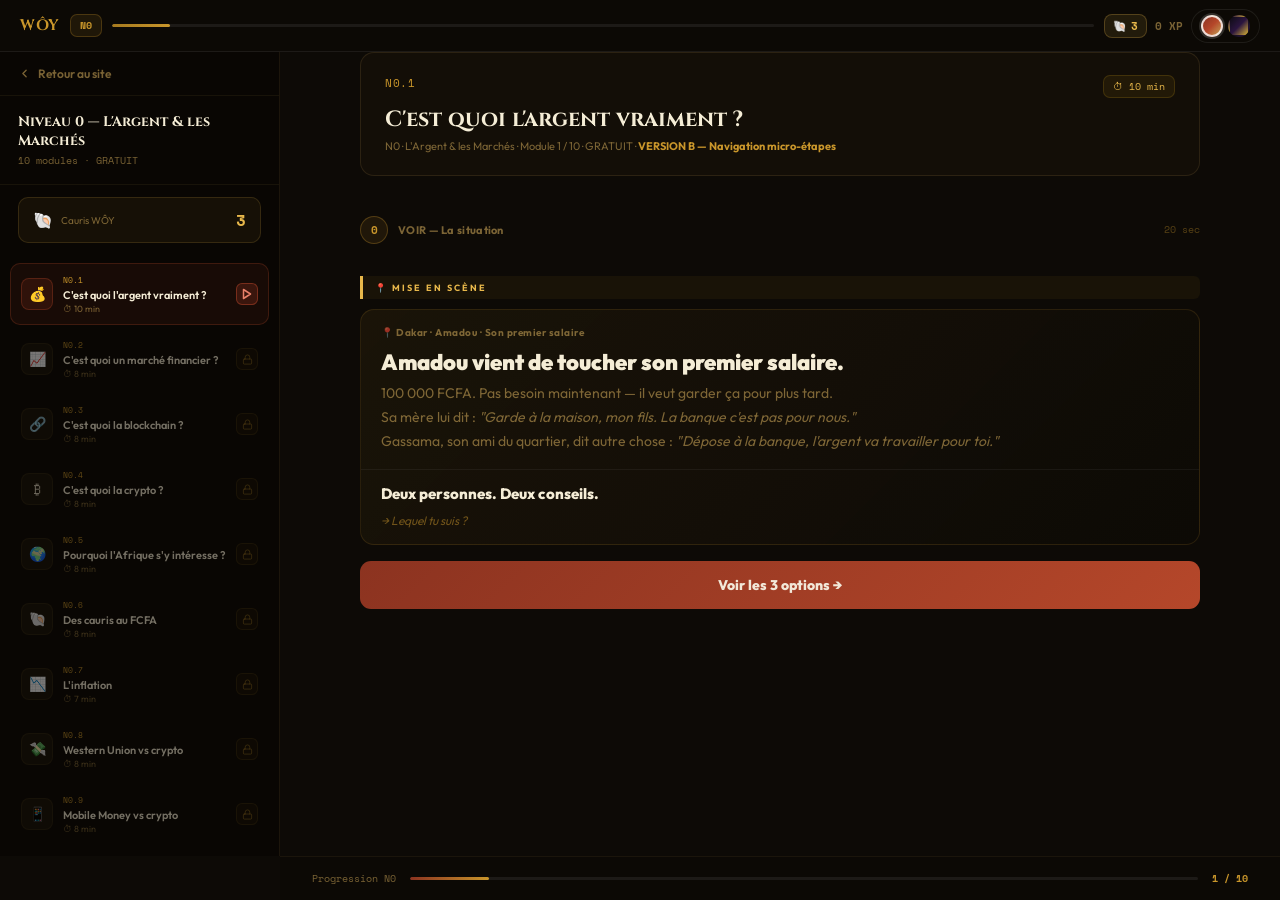
<file: module0Flow.html>
<!DOCTYPE html>
<html lang="fr">

<head>
    <meta charset="UTF-8">
    <meta name="viewport" content="width=device-width,initial-scale=1,maximum-scale=1">
    <title>N0.1 · C'est quoi l'argent vraiment ? · WÔY Academy</title>
    <link
        href="https://fonts.googleapis.com/css2?family=Outfit:wght@300;400;600;700;800;900&family=Cinzel:wght@600;700&family=Space+Mono:wght@400;700&display=swap"
        rel="stylesheet">
    <style>
        :root {
            --bg: #0D0A06;
            --bg2: #111008;
            --bg3: #161209;
            --or: #C9962B;
            --or2: #A67A1F;
            --or-pale: rgba(201, 150, 43, .1);
            --ivo: #F5EDD6;
            --sbl: rgba(196, 160, 85, .6);
            --fail: #B54732;
            --ok: #4CAF50;
            --warn: #E0A040;
            --border: rgba(255, 255, 255, .07);
            --card: rgba(255, 255, 255, .03);
            --cauris: #E8B84B;
            --nuit: #0D0A06;
            --tcp: #C4A055;
        }

        * {
            margin: 0;
            padding: 0;
            box-sizing: border-box;
            -webkit-tap-highlight-color: transparent
        }

        html,
        body {
            background: var(--bg);
            color: var(--ivo);
            font-family: Outfit, sans-serif;
            min-height: 100vh;
            overflow-x: hidden
        }

        /* ── THEME SWITCHER ── */
        .theme-switcher {
            display: flex;
            align-items: center;
            gap: 6px;
            background: rgba(13, 10, 6, .8);
            backdrop-filter: blur(12px);
            border: 1px solid rgba(255, 255, 255, .08);
            border-radius: 30px;
            padding: 5px 9px;
            flex-shrink: 0
        }

        .theme-btns {
            display: flex;
            gap: 5px
        }

        .theme-btn {
            width: 22px;
            height: 22px;
            border-radius: 50%;
            border: 2px solid transparent;
            cursor: pointer;
            transition: all .25s;
            outline: none;
            position: relative;
            font-size: 10px;
            display: flex;
            align-items: center;
            justify-content: center
        }

        .theme-btn:hover {
            transform: scale(1.1)
        }

        .theme-btn.terra {
            background: linear-gradient(135deg, #8C3320, #B5472A, #C4A055)
        }

        .theme-btn.violt {
            background: linear-gradient(135deg, #0E0B14, #2B153F, #D4AF37)
        }

        .theme-btn.active {
            border-color: rgba(255, 255, 255, .8);
            box-shadow: 0 0 0 2px rgba(255, 255, 255, .15)
        }

        .theme-btn .tt {
            position: absolute;
            top: calc(100% + 8px);
            right: 0;
            background: rgba(8, 5, 2, .95);
            border: 1px solid rgba(255, 255, 255, .1);
            border-radius: 8px;
            padding: 4px 9px;
            font-size: 9px;
            color: rgba(255, 255, 255, .8);
            white-space: nowrap;
            opacity: 0;
            pointer-events: none;
            transition: opacity .2s;
            font-family: 'Outfit', sans-serif
        }

        .theme-btn:hover .tt {
            opacity: 1
        }

        /* ── VIOLET THEME OVERRIDES ── */
        [data-theme="violet"] {
            --bg: #0D0815;
            --bg2: #110B1A;
            --bg3: #160F22;
            --or: #D4AF37;
            --or2: #B8911F;
            --or-pale: rgba(212, 175, 55, .1);
            --ivo: #F0EAFA;
            --sbl: rgba(212, 175, 55, .6);
            --border: rgba(123, 47, 190, .15);
            --card: rgba(43, 21, 63, .15);
            --cauris: #D4AF37
        }

        [data-theme="violet"] body {
            background: #0D0815
        }

        [data-theme="violet"] .top-bar {
            background: rgba(13, 8, 21, .97);
            border-bottom-color: rgba(212, 175, 55, .1)
        }

        [data-theme="violet"] .sidebar {
            background: rgba(10, 6, 18, .98);
            border-right-color: rgba(123, 47, 190, .15)
        }

        [data-theme="violet"] .mod-hd {
            background: rgba(20, 13, 35, .9);
            border-color: rgba(123, 47, 190, .2)
        }

        [data-theme="violet"] .theme-switcher {
            background: rgba(14, 11, 20, .8);
            border-color: rgba(212, 175, 55, .12)
        }

        [data-theme="violet"] .tension-scene {
            background: linear-gradient(135deg, rgba(123, 47, 190, .08), rgba(13, 8, 21, .2));
            border-color: rgba(123, 47, 190, .2)
        }

        [data-theme="violet"] .bloc-sep {
            color: #D4AF37;
            background: rgba(212, 175, 55, .06);
            border-left-color: #D4AF37
        }

        [data-theme="violet"] .video-ph {
            background: linear-gradient(135deg, rgba(43, 21, 63, .7), rgba(13, 8, 21, .95))
        }

        [data-theme="violet"] .video-ph::before {
            background: radial-gradient(ellipse at 50% 40%, rgba(123, 47, 190, .12) 0%, transparent 65%)
        }

        [data-theme="violet"] .vp-play {
            background: linear-gradient(135deg, #2B153F, #7B2FBE);
            box-shadow: 0 0 28px rgba(123, 47, 190, .55)
        }

        [data-theme="violet"] .recap-bilan {
            background: linear-gradient(135deg, rgba(212, 175, 55, .07), rgba(13, 8, 21, .3));
            border-color: rgba(212, 175, 55, .2)
        }

        [data-theme="violet"] .btn-primary {
            background: linear-gradient(135deg, #5C1F96, #7B2FBE)
        }

        [data-theme="violet"] .punchline {
            background: linear-gradient(135deg, rgba(123, 47, 190, .1), rgba(0, 0, 0, 0));
            border-color: rgba(123, 47, 190, .25)
        }

        [data-theme="violet"] .progress-fill {
            background: linear-gradient(90deg, #2B153F, #D4AF37)
        }

        [data-theme="violet"] .bb-fill {
            background: linear-gradient(90deg, #2B153F, #D4AF37)
        }

        [data-theme="violet"] .quiz-opt.correct {
            border-color: rgba(46, 196, 198, .5);
            background: rgba(46, 196, 198, .08);
            color: #2EC4C6
        }

        [data-theme="violet"] .hint-btn {
            border-color: rgba(212, 175, 55, .3);
            color: #D4AF37;
            background: rgba(212, 175, 55, .05)
        }

        [data-theme="violet"] .sb-mod.active {
            background: rgba(43, 21, 63, .3);
            border-color: rgba(123, 47, 190, .3)
        }

        /* ── LAYOUT GLOBAL ── */
        .app-shell {
            display: flex;
            flex-direction: column;
            min-height: 100vh
        }

        /* TOP BAR */
        .top-bar {
            display: flex;
            align-items: center;
            gap: 10px;
            padding: 12px 20px;
            background: rgba(13, 10, 6, .97);
            border-bottom: 1px solid var(--border);
            position: fixed;
            top: 0;
            left: 0;
            right: 0;
            z-index: 200;
            backdrop-filter: blur(20px);
            height: 52px
        }

        .top-logo {
            font-family: 'Cinzel', serif;
            font-size: 15px;
            font-weight: 700;
            color: var(--or);
            letter-spacing: .5px
        }

        .top-level {
            font-size: 10px;
            font-family: 'Space Mono', monospace;
            background: var(--or-pale);
            border: 1px solid rgba(201, 150, 43, .25);
            border-radius: 7px;
            padding: 3px 9px;
            color: var(--or);
            font-weight: 700;
            flex-shrink: 0
        }

        .top-progress {
            flex: 1;
            height: 3px;
            background: rgba(255, 255, 255, .07);
            border-radius: 2px;
            overflow: hidden
        }

        .top-bar-right {
            display: flex;
            align-items: center;
            gap: 8px;
            flex-shrink: 0
        }

        .top-xp {
            font-size: 11px;
            color: var(--sbl);
            font-weight: 600;
            font-family: 'Space Mono', monospace
        }

        .top-cauris {
            display: flex;
            align-items: center;
            gap: 4px;
            background: rgba(232, 184, 75, .1);
            border: 1px solid rgba(232, 184, 75, .25);
            border-radius: 8px;
            padding: 3px 8px;
            font-size: 11px;
            font-weight: 700;
            color: var(--cauris);
            font-family: 'Space Mono', monospace
        }

        .progress-fill {
            height: 100%;
            background: linear-gradient(90deg, var(--or2), var(--or));
            border-radius: 2px;
            transition: width .5s ease
        }

        /* ── SIDEBAR ── */
        .sidebar {
            position: fixed;
            top: 52px;
            left: 0;
            bottom: 44px;
            width: 280px;
            z-index: 150;
            background: rgba(10, 7, 4, .98);
            border-right: 1px solid rgba(196, 160, 85, .1);
            display: flex;
            flex-direction: column;
            overflow-y: auto
        }

        .sidebar::-webkit-scrollbar {
            width: 3px
        }

        .sidebar::-webkit-scrollbar-thumb {
            background: rgba(196, 160, 85, .2);
            border-radius: 2px
        }

        .sb-retour {
            display: flex;
            align-items: center;
            gap: 7px;
            padding: 14px 18px;
            font-size: 12px;
            font-weight: 600;
            color: rgba(196, 160, 85, .6);
            cursor: pointer;
            transition: color .2s;
            border-bottom: 1px solid rgba(196, 160, 85, .08)
        }

        .sb-retour:hover {
            color: var(--ivo)
        }

        .sb-header {
            padding: 16px 18px;
            border-bottom: 1px solid rgba(196, 160, 85, .08)
        }

        .sb-level-name {
            font-family: 'Cinzel', serif;
            font-size: 14px;
            font-weight: 700;
            color: var(--ivo);
            margin-bottom: 3px
        }

        .sb-level-meta {
            font-size: 10px;
            color: var(--sbl);
            font-family: 'Space Mono', monospace
        }

        .sb-cauris {
            display: flex;
            align-items: center;
            gap: 8px;
            margin: 12px 18px;
            padding: 10px 14px;
            background: rgba(232, 184, 75, .06);
            border: 1px solid rgba(232, 184, 75, .15);
            border-radius: 10px
        }

        .sb-cauris-label {
            font-size: 10px;
            color: var(--sbl);
            flex: 1
        }

        .sb-cauris-val {
            font-size: 16px;
            font-weight: 900;
            color: var(--cauris);
            font-family: 'Space Mono', monospace
        }

        .sb-modules {
            flex: 1;
            padding: 8px 10px
        }

        .sb-mod {
            display: flex;
            align-items: center;
            gap: 10px;
            padding: 10px 10px;
            border-radius: 10px;
            cursor: pointer;
            transition: all .2s;
            margin-bottom: 3px;
            border: 1px solid transparent
        }

        .sb-mod:hover {
            background: rgba(28, 20, 9, .8);
            border-color: rgba(196, 160, 85, .1)
        }

        .sb-mod.active {
            background: rgba(140, 51, 32, .12);
            border-color: rgba(181, 71, 42, .25)
        }

        .sb-mod.locked {
            opacity: .45;
            cursor: not-allowed
        }

        .sb-mod-icon {
            width: 32px;
            height: 32px;
            border-radius: 8px;
            flex-shrink: 0;
            background: rgba(196, 160, 85, .08);
            border: 1px solid rgba(196, 160, 85, .1);
            display: flex;
            align-items: center;
            justify-content: center;
            font-size: 14px
        }

        .sb-mod.active .sb-mod-icon {
            background: rgba(140, 51, 32, .2);
            border-color: rgba(181, 71, 42, .3)
        }

        .sb-mod-info {
            flex: 1;
            min-width: 0
        }

        .sb-mod-code {
            font-size: 8px;
            color: var(--or);
            font-family: 'Space Mono', monospace;
            margin-bottom: 2px
        }

        .sb-mod-title {
            font-size: 11px;
            font-weight: 600;
            color: var(--ivo);
            white-space: nowrap;
            overflow: hidden;
            text-overflow: ellipsis
        }

        .sb-mod-dur {
            font-size: 9px;
            color: var(--sbl);
            margin-top: 1px
        }

        .sb-mod-check {
            width: 22px;
            height: 22px;
            border-radius: 6px;
            flex-shrink: 0;
            display: flex;
            align-items: center;
            justify-content: center
        }

        .sb-mod.done .sb-mod-check {
            background: #22C55E;
            box-shadow: 0 0 8px rgba(34, 197, 94, .4)
        }

        .sb-mod.active .sb-mod-check {
            background: rgba(140, 51, 32, .3);
            border: 1px solid rgba(181, 71, 42, .5)
        }

        .sb-mod.locked .sb-mod-check {
            background: rgba(201, 150, 43, .06);
            border: 1px solid rgba(201, 150, 43, .15)
        }

        /* ── MAIN CONTENT ── */
        .main {
            margin-left: 280px;
            margin-top: 52px;
            padding: 0 32px 60px;
            min-height: calc(100vh - 52px - 44px)
        }

        .main-inner {
            max-width: 840px;
            margin: 0 auto
        }

        /* ── BOTTOM PROGRESS ── */
        .bottom-bar {
            position: fixed;
            bottom: 0;
            left: 280px;
            right: 0;
            height: 44px;
            z-index: 150;
            background: rgba(13, 10, 6, .97);
            border-top: 1px solid rgba(196, 160, 85, .08);
            display: flex;
            align-items: center;
            padding: 0 32px;
            gap: 14px;
            backdrop-filter: blur(16px)
        }

        .bb-label {
            font-size: 10px;
            color: var(--sbl);
            font-family: 'Space Mono', monospace;
            white-space: nowrap
        }

        .bb-track {
            flex: 1;
            height: 3px;
            background: rgba(255, 255, 255, .07);
            border-radius: 2px;
            overflow: hidden
        }

        .bb-fill {
            height: 100%;
            background: linear-gradient(90deg, #8C3320, #C9962B);
            border-radius: 2px;
            width: 10%;
            transition: width .6s ease
        }

        .bb-pct {
            font-size: 10px;
            color: var(--or);
            font-weight: 700;
            font-family: 'Space Mono', monospace;
            white-space: nowrap
        }

        /* step */
        .step {
            display: none
        }

        .step.vis {
            display: block;
            animation: stepIn .3s ease
        }

        @keyframes stepIn {
            from {
                opacity: 0;
                transform: translateY(8px)
            }

            to {
                opacity: 1;
                transform: translateY(0)
            }
        }

        /* ── RESPONSIVE MOBILE ── */
        @media(max-width:768px) {
            .sidebar {
                display: none
            }

            .main {
                margin-left: 0;
                padding: 0 16px 70px
            }

            .bottom-bar {
                left: 0
            }
        }

        /* ── MODULE HEADER ── */
        .mod-hd {
            background: rgba(21, 15, 8, .9);
            border: 1px solid rgba(196, 160, 85, .14);
            border-radius: 14px;
            padding: 22px 24px;
            margin: 20px 0;
        }

        .mod-hd-top {
            display: flex;
            justify-content: space-between;
            align-items: flex-start;
            margin-bottom: 8px
        }

        .mod-code {
            font-family: 'Space Mono', monospace;
            font-size: 11px;
            color: var(--or);
            letter-spacing: .5px
        }

        .mod-dur-b {
            font-size: 10px;
            color: var(--cauris);
            background: rgba(212, 160, 23, .08);
            border: 1px solid rgba(212, 160, 23, .18);
            border-radius: 7px;
            padding: 3px 9px;
            font-family: 'Space Mono', monospace
        }

        .mod-title {
            font-family: 'Cinzel', serif;
            font-size: 22px;
            font-weight: 700;
            color: var(--ivo);
            margin-bottom: 5px;
            line-height: 1.25
        }

        .mod-level {
            font-size: 11px;
            color: var(--sbl)
        }

        /* ── STEP LABEL ── */
        .slabel {
            display: flex;
            align-items: center;
            gap: 10px;
            padding: 20px 0 10px
        }

        .snum {
            width: 28px;
            height: 28px;
            border-radius: 50%;
            background: var(--or-pale);
            border: 1.5px solid rgba(201, 150, 43, .3);
            display: flex;
            align-items: center;
            justify-content: center;
            font-family: 'Space Mono', monospace;
            font-size: 11px;
            font-weight: 700;
            color: var(--or);
            flex-shrink: 0
        }

        .stag {
            font-size: 11px;
            font-weight: 700;
            color: var(--sbl);
            letter-spacing: .3px
        }

        .stime {
            font-size: 10px;
            color: rgba(201, 150, 43, .4);
            margin-left: auto;
            font-family: 'Space Mono', monospace
        }

        /* ── BLOC SÉPARATEUR ── */
        .bloc-sep {
            font-size: 9px;
            text-transform: uppercase;
            letter-spacing: 2px;
            color: var(--cauris);
            font-weight: 700;
            margin: 22px 0 10px;
            padding: 6px 12px;
            background: rgba(212, 160, 23, .06);
            border-left: 3px solid var(--cauris);
            border-radius: 0 6px 6px 0
        }

        /* ── CARDS ── */
        .card {
            background: var(--card);
            border: 1px solid var(--border);
            border-radius: 14px;
            overflow: hidden
        }

        .card-pad {
            padding: 20px
        }

        /* ── S0 MICRO TENSION ── */
        .tension-scene {
            background: linear-gradient(135deg, rgba(201, 150, 43, .07), rgba(13, 10, 6, .2));
            border: 1px solid rgba(201, 150, 43, .15);
            border-radius: 14px;
            overflow: hidden
        }

        .ts-eyebrow {
            font-size: 10px;
            font-weight: 700;
            color: var(--sbl);
            letter-spacing: .5px;
            padding: 16px 20px 0
        }

        .ts-headline {
            font-size: 22px;
            font-weight: 900;
            color: var(--ivo);
            line-height: 1.25;
            padding: 10px 20px 6px
        }

        .ts-sub {
            font-size: 14px;
            color: var(--sbl);
            line-height: 1.7;
            padding: 0 20px 16px
        }

        .ts-question {
            font-size: 15px;
            font-weight: 800;
            color: var(--ivo);
            padding: 0 20px 4px;
            border-top: 1px solid rgba(255, 255, 255, .05);
            padding-top: 14px
        }

        .ts-hint {
            font-size: 12px;
            color: rgba(201, 150, 43, .5);
            padding: 6px 20px 16px;
            font-style: italic
        }

        /* ── S1 SIMULATION ── */
        .sim-header {
            padding: 16px 20px 12px;
            border-bottom: 1px solid var(--border)
        }

        .sim-title {
            font-size: 16px;
            font-weight: 800;
            color: var(--ivo)
        }

        .sim-sub {
            font-size: 12px;
            color: var(--sbl);
            margin-top: 3px
        }

        .sim-choices {
            padding: 14px 20px;
            display: flex;
            flex-direction: column;
            gap: 10px
        }

        .sim-btn {
            display: table;
            width: 100%;
            border-radius: 12px;
            border: 1.5px solid rgba(255, 255, 255, .08);
            background: rgba(255, 255, 255, .02);
            cursor: pointer;
            transition: all .2s;
            border-collapse: separate;
            border-spacing: 0
        }

        .sim-btn:hover {
            border-color: rgba(201, 150, 43, .4);
            background: rgba(201, 150, 43, .04);
            transform: translateX(3px)
        }

        .sim-btn-inner {
            display: table-row
        }

        .sim-letter {
            display: table-cell;
            vertical-align: middle;
            width: 46px;
            padding: 14px 0 14px 14px;
        }

        .sim-letter-box {
            width: 30px;
            height: 30px;
            border-radius: 8px;
            display: flex;
            align-items: center;
            justify-content: center;
            font-family: 'Space Mono', monospace;
            font-size: 12px;
            font-weight: 700;
        }

        .sim-a .sim-letter-box {
            background: rgba(96, 165, 250, .12);
            color: #60A5FA;
            border: 1px solid rgba(96, 165, 250, .25)
        }

        .sim-b .sim-letter-box {
            background: rgba(167, 139, 250, .12);
            color: #A78BFA;
            border: 1px solid rgba(167, 139, 250, .25)
        }

        .sim-c .sim-letter-box {
            background: rgba(76, 175, 80, .12);
            color: #6BC47A;
            border: 1px solid rgba(76, 175, 80, .25)
        }

        .sim-content {
            display: table-cell;
            vertical-align: middle;
            padding: 14px 12px
        }

        .sim-choice-title {
            font-size: 14px;
            font-weight: 700;
            color: #F5EDD6;
            margin-bottom: 3px
        }

        .sim-choice-sub {
            font-size: 11px;
            color: rgba(196, 160, 85, .55);
            line-height: 1.5
        }

        .sim-icon-cell {
            display: table-cell;
            vertical-align: middle;
            width: 48px;
            padding: 14px 14px 14px 0;
            text-align: right
        }

        .sim-icon-wrap {
            width: 34px;
            height: 34px;
            border-radius: 9px;
            display: flex;
            align-items: center;
            justify-content: center;
            margin-left: auto
        }

        .sim-a .sim-icon-wrap {
            background: rgba(96, 165, 250, .08);
            border: 1px solid rgba(96, 165, 250, .15)
        }

        .sim-b .sim-icon-wrap {
            background: rgba(167, 139, 250, .08);
            border: 1px solid rgba(167, 139, 250, .15)
        }

        .sim-c .sim-icon-wrap {
            background: rgba(201, 150, 43, .08);
            border: 1px solid rgba(201, 150, 43, .2)
        }

        /* ── TIMESKIP ── */
        .timeskip-overlay {
            position: fixed;
            inset: 0;
            background: rgba(13, 10, 6, .97);
            z-index: 200;
            display: flex;
            flex-direction: column;
            align-items: center;
            justify-content: center;
            opacity: 0;
            pointer-events: none;
            transition: opacity .4s
        }

        .timeskip-overlay.active {
            opacity: 1;
            pointer-events: auto
        }

        .tsk-plus {
            font-size: 12px;
            font-weight: 700;
            color: var(--sbl);
            letter-spacing: 3px
        }

        .tsk-n {
            font-size: 80px;
            font-weight: 900;
            color: var(--or);
            line-height: 1;
            animation: popIn .6s cubic-bezier(.34, 1.56, .64, 1) forwards;
            font-family: 'Cinzel', serif
        }

        .tsk-unit {
            font-size: 16px;
            color: var(--sbl);
            margin-top: 2px
        }

        .tsk-ctx {
            max-width: 300px;
            text-align: center;
            font-size: 13px;
            color: var(--sbl);
            line-height: 1.7;
            margin-top: 20px;
            opacity: 0;
            animation: fadeIn .5s ease .9s forwards
        }

        @keyframes popIn {
            from {
                opacity: 0;
                transform: scale(.4)
            }

            to {
                opacity: 1;
                transform: scale(1)
            }
        }

        @keyframes fadeIn {
            from {
                opacity: 0
            }

            to {
                opacity: 1
            }
        }

        /* ── S2 RÉVÉLATION ── */
        .rev-intro {
            padding: 16px 20px 14px;
            border-bottom: 1px solid var(--border)
        }

        .rev-title {
            font-size: 16px;
            font-weight: 800;
            color: var(--ivo)
        }

        .rev-source {
            font-size: 10px;
            color: var(--sbl);
            margin-top: 3px;
            font-family: 'Space Mono', monospace
        }

        .rev-items {
            padding: 12px 20px;
            display: flex;
            flex-direction: column;
            gap: 8px
        }

        .rev-item {
            display: flex;
            align-items: center;
            gap: 14px;
            padding: 14px 16px;
            border-radius: 11px;
            border: 1.5px solid;
            animation: slideIn .2s ease both
        }

        .rev-item:nth-child(1) {
            animation-delay: .05s
        }

        .rev-item:nth-child(2) {
            animation-delay: .2s
        }

        .rev-item:nth-child(3) {
            animation-delay: .35s
        }

        @keyframes slideIn {
            from {
                opacity: 0;
                transform: translateX(-10px)
            }

            to {
                opacity: 1;
                transform: translateX(0)
            }
        }

        .rv-fail {
            border-color: rgba(181, 71, 42, .3);
            background: rgba(181, 71, 42, .05)
        }

        .rv-warn {
            border-color: rgba(224, 160, 64, .25);
            background: rgba(224, 160, 64, .04)
        }

        .rv-ok {
            border-color: rgba(76, 175, 80, .3);
            background: rgba(76, 175, 80, .05)
        }

        .rv-letter {
            width: 28px;
            height: 28px;
            border-radius: 7px;
            display: flex;
            align-items: center;
            justify-content: center;
            font-family: 'Space Mono', monospace;
            font-size: 11px;
            font-weight: 700;
            flex-shrink: 0
        }

        .rv-fail .rv-letter {
            background: rgba(181, 71, 42, .15);
            color: var(--fail)
        }

        .rv-warn .rv-letter {
            background: rgba(224, 160, 64, .12);
            color: var(--warn)
        }

        .rv-ok .rv-letter {
            background: rgba(76, 175, 80, .12);
            color: var(--ok)
        }

        .rv-main {
            flex: 1;
            min-width: 0
        }

        .rv-title {
            font-size: 13px;
            font-weight: 700;
            color: var(--ivo)
        }

        .rv-desc {
            font-size: 11px;
            color: var(--sbl);
            margin-top: 2px;
            line-height: 1.5
        }

        .rv-result {
            text-align: right;
            flex-shrink: 0
        }

        .rv-amount {
            font-size: 16px;
            font-weight: 900;
            font-family: 'Space Mono', monospace
        }

        .rv-diff {
            font-size: 10px;
            font-weight: 700;
            margin-top: 2px;
            font-family: 'Space Mono', monospace
        }

        .rv-fail .rv-amount {
            color: var(--fail)
        }

        .rv-warn .rv-amount {
            color: var(--warn)
        }

        .rv-ok .rv-amount {
            color: var(--ok)
        }

        .rv-fail .rv-diff {
            color: rgba(181, 71, 42, .7)
        }

        .rv-warn .rv-diff {
            color: rgba(224, 160, 64, .7)
        }

        .rv-ok .rv-diff {
            color: rgba(76, 175, 80, .7)
        }

        .user-pick::after {
            content: 'Ton choix';
            position: absolute;
            top: -9px;
            right: 10px;
            font-size: 8px;
            font-weight: 800;
            background: var(--or);
            color: #0D0A06;
            padding: 2px 7px;
            border-radius: 5px;
            font-family: Outfit, sans-serif
        }

        .user-pick {
            position: relative;
            border-width: 2px
        }

        /* Gassama block */
        .gassama {
            margin-top: 12px;
            padding: 16px 18px;
            background: rgba(181, 71, 42, .05);
            border: 1px solid rgba(181, 71, 42, .18);
            border-radius: 12px;
            animation: slideIn .25s ease both
        }

        .gas-tag {
            font-size: 9px;
            font-weight: 800;
            color: rgba(181, 71, 42, .7);
            letter-spacing: .5px;
            margin-bottom: 8px;
            font-family: 'Space Mono', monospace
        }

        .gas-txt {
            font-size: 13px;
            color: var(--ivo);
            line-height: 1.8
        }

        .gas-txt strong {
            color: var(--fail)
        }

        .gas-txt em {
            color: var(--sbl);
            font-style: normal
        }

        /* Punchline */
        .punchline {
            margin-top: 12px;
            padding: 20px;
            background: linear-gradient(135deg, rgba(201, 150, 43, .08), rgba(0, 0, 0, 0));
            border: 1px solid rgba(201, 150, 43, .18);
            border-radius: 14px;
            text-align: center;
            animation: slideIn .25s ease both
        }

        .pl-main {
            font-size: 22px;
            font-weight: 900;
            color: var(--ivo);
            line-height: 1.4;
            margin-bottom: 10px;
            font-family: Outfit, sans-serif
        }

        .pl-sub {
            font-size: 13px;
            color: var(--sbl);
            line-height: 1.6
        }

        .pl-hook {
            font-size: 15px;
            font-weight: 800;
            color: var(--or);
            margin-top: 16px;
            padding-top: 16px;
            border-top: 1px solid rgba(201, 150, 43, .15)
        }

        .pl-compreh {
            font-size: 14px;
            color: var(--sbl);
            line-height: 1.7;
            padding: 12px 0;
            margin: 0;
            border-top: 1px solid rgba(255, 255, 255, .05);
            border-bottom: 1px solid rgba(255, 255, 255, .05)
        }

        .pl-compreh strong {
            color: var(--ivo);
            font-weight: 800;
            display: block;
            margin-top: 4px;
            font-size: 15px
        }

        /* ── S3 VIDÉO — style site terracotta ── */
        .video-ph {
            height: 160px;
            background: linear-gradient(135deg, rgba(140, 51, 32, .6), rgba(13, 10, 6, .92));
            border: 1px solid rgba(196, 160, 85, .12);
            border-radius: 14px;
            display: flex;
            align-items: center;
            justify-content: center;
            cursor: pointer;
            overflow: hidden;
            position: relative;
            transition: border-color .2s
        }

        .video-ph::before {
            content: '';
            position: absolute;
            inset: 0;
            background: radial-gradient(ellipse at 50% 40%, rgba(196, 160, 85, .07) 0%, transparent 65%)
        }

        .video-ph:hover {
            border-color: rgba(196, 160, 85, .3)
        }

        .vp-inner {
            text-align: center;
            position: relative;
            z-index: 1
        }

        .vp-play {
            width: 56px;
            height: 56px;
            border-radius: 50%;
            background: linear-gradient(135deg, #8C3320, #B5472A);
            display: flex;
            align-items: center;
            justify-content: center;
            font-size: 20px;
            color: #F2E8D8;
            box-shadow: 0 0 28px rgba(181, 71, 42, .55);
            margin: 0 auto 12px;
            transition: all .2s
        }

        .video-ph:hover .vp-play {
            transform: scale(1.08);
            box-shadow: 0 0 36px rgba(181, 71, 42, .7)
        }

        .vp-label {
            font-size: 14px;
            color: var(--or);
            font-weight: 600;
            font-style: normal;
            font-family: 'Outfit', sans-serif;
            margin-bottom: 6px
        }

        .vp-sub {
            font-size: 11px;
            color: rgba(201, 150, 43, .55);
            font-family: 'Space Mono', monospace
        }

        .video-badge {
            position: absolute;
            top: 12px;
            left: 12px;
            z-index: 2;
            background: rgba(140, 51, 32, .5);
            border: 1px solid rgba(196, 160, 85, .25);
            border-radius: 6px;
            padding: 3px 9px;
            font-size: 9px;
            font-weight: 700;
            color: var(--or);
            font-family: 'Space Mono', monospace;
            letter-spacing: .3px
        }

        /* ── S4 DONNÉES RÉELLES ── */
        .data-grid {
            display: grid;
            grid-template-columns: 1fr 1fr;
            gap: 10px
        }

        .data-item {
            background: rgba(255, 255, 255, .02);
            border: 1px solid var(--border);
            border-radius: 10px;
            padding: 14px
        }

        .di-label {
            font-size: 9px;
            font-weight: 700;
            color: var(--sbl);
            letter-spacing: .5px;
            margin-bottom: 6px;
            font-family: 'Space Mono', monospace
        }

        .di-val {
            font-size: 22px;
            font-weight: 900;
            color: var(--or);
            font-family: 'Cinzel', serif
        }

        .di-ctx {
            font-size: 11px;
            color: var(--sbl);
            margin-top: 4px;
            line-height: 1.4
        }

        .di-src {
            font-size: 9px;
            color: rgba(201, 150, 43, .35);
            margin-top: 5px;
            font-family: 'Space Mono', monospace
        }

        /* ── S5 CAS PRATIQUE ── */
        .cp-title {
            font-size: 16px;
            font-weight: 800;
            color: var(--ivo);
            margin-bottom: 4px;
            font-family: 'Cinzel', serif
        }

        .cp-sub {
            font-size: 12px;
            color: var(--sbl);
            margin-bottom: 16px
        }

        .infog-timeline {
            display: flex;
            flex-direction: column;
            gap: 0
        }

        .infog-step {
            display: flex;
            gap: 14px;
            padding: 14px 0;
            position: relative;
            cursor: pointer
        }

        .infog-step:not(:last-child)::after {
            content: '';
            position: absolute;
            left: 17px;
            top: 54px;
            width: 2px;
            height: calc(100% - 20px);
            background: rgba(201, 150, 43, .2)
        }

        .infog-icon {
            width: 36px;
            height: 36px;
            border-radius: 10px;
            display: flex;
            align-items: center;
            justify-content: center;
            font-size: 18px;
            flex-shrink: 0;
            border: 1px solid rgba(201, 150, 43, .2);
            background: var(--or-pale)
        }

        .infog-content {
            flex: 1
        }

        .infog-era {
            font-size: 9px;
            font-weight: 700;
            color: var(--or);
            letter-spacing: .5px;
            margin-bottom: 4px;
            font-family: 'Space Mono', monospace
        }

        .infog-headline {
            font-size: 14px;
            font-weight: 700;
            color: var(--ivo);
            margin-bottom: 3px
        }

        .infog-desc {
            font-size: 12px;
            color: var(--sbl);
            line-height: 1.6
        }

        .infog-step .infog-content {
            transition: opacity .2s
        }

        .infog-step.locked .infog-content {
            opacity: .35
        }

        .infog-step.locked .infog-icon {
            opacity: .4
        }

        .infog-step.locked::before {
            content: 'Clique pour révéler →';
            position: absolute;
            right: 0;
            top: 50%;
            transform: translateY(-50%);
            font-size: 9px;
            color: rgba(201, 150, 43, .5);
            font-weight: 600
        }

        .infog-detail {
            display: none;
            margin-top: 8px;
            padding: 10px 12px;
            background: rgba(201, 150, 43, .04);
            border-left: 2px solid rgba(201, 150, 43, .3);
            border-radius: 0 8px 8px 0
        }

        .infog-detail.show {
            display: block;
            animation: none
        }

        .infog-detail p {
            font-size: 11px;
            color: var(--ivo);
            line-height: 1.65
        }

        .infog-detail p strong {
            color: var(--or)
        }

        /* ── S6 QUIZ ── */
        .cauris-display {
            display: flex;
            align-items: center;
            gap: 8px;
            padding: 12px 20px;
            background: rgba(232, 184, 75, .06);
            border-bottom: 1px solid rgba(232, 184, 75, .12)
        }

        .cauris-icon {
            font-size: 16px
        }

        .cauris-txt {
            font-size: 12px;
            color: var(--cauris);
            font-weight: 700;
            flex: 1
        }

        .cauris-count {
            font-size: 16px;
            font-weight: 900;
            color: var(--cauris);
            background: rgba(232, 184, 75, .12);
            border: 1px solid rgba(232, 184, 75, .25);
            border-radius: 8px;
            padding: 3px 10px;
            font-family: 'Space Mono', monospace
        }

        .quiz-card {
            background: var(--card);
            border: 1px solid var(--border);
            border-radius: 14px;
            overflow: hidden;
            transition: opacity .3s;
            margin-bottom: 10px
        }

        .quiz-card.locked {
            opacity: .35;
            pointer-events: none
        }

        .quiz-header {
            padding: 12px 20px 10px;
            border-bottom: 1px solid var(--border);
            display: flex;
            align-items: center;
            gap: 8px
        }

        .qnum {
            font-size: 10px;
            font-weight: 800;
            color: var(--or);
            background: var(--or-pale);
            border: 1px solid rgba(201, 150, 43, .2);
            border-radius: 6px;
            padding: 2px 8px;
            font-family: 'Space Mono', monospace
        }

        .qprog {
            font-size: 10px;
            color: var(--sbl);
            margin-left: auto;
            font-family: 'Space Mono', monospace
        }

        .quiz-body {
            padding: 16px 20px
        }

        .quiz-q {
            font-size: 14px;
            font-weight: 700;
            color: var(--ivo);
            line-height: 1.6;
            margin-bottom: 14px
        }

        .quiz-opts {
            display: flex;
            flex-direction: column;
            gap: 7px
        }

        .quiz-opt {
            padding: 12px 16px;
            border-radius: 10px;
            border: 1.5px solid var(--border);
            background: rgba(255, 255, 255, .02);
            font-family: Outfit, sans-serif;
            font-size: 13px;
            font-weight: 600;
            color: var(--ivo);
            cursor: pointer;
            text-align: left;
            transition: all .2s;
            width: 100%
        }

        .quiz-opt:hover:not(:disabled) {
            border-color: rgba(201, 150, 43, .3);
            color: var(--or)
        }

        .quiz-opt.correct {
            border-color: rgba(76, 175, 80, .5);
            background: rgba(76, 175, 80, .08);
            color: var(--ok);
            pointer-events: none
        }

        .quiz-opt.wrong {
            border-color: rgba(181, 71, 42, .4);
            background: rgba(181, 71, 42, .06);
            color: var(--fail);
            pointer-events: none
        }

        .quiz-fb {
            display: none;
            margin-top: 10px;
            padding: 12px 14px;
            border-radius: 9px;
            font-size: 12px;
            line-height: 1.65
        }

        .quiz-fb.show {
            display: block
        }

        .quiz-fb.ok {
            background: rgba(76, 175, 80, .06);
            border: 1px solid rgba(76, 175, 80, .2);
            color: var(--ok)
        }

        .quiz-fb.fail {
            background: rgba(181, 71, 42, .06);
            border: 1px solid rgba(181, 71, 42, .2);
            color: var(--fail)
        }

        .hint-zone {
            margin-top: 12px;
            border-top: 1px solid rgba(255, 255, 255, .05);
            padding-top: 10px
        }

        .hint-btn {
            display: flex;
            align-items: center;
            gap: 8px;
            padding: 9px 14px;
            background: rgba(232, 184, 75, .06);
            border: 1px solid rgba(232, 184, 75, .2);
            border-radius: 9px;
            cursor: pointer;
            font-family: Outfit, sans-serif;
            font-size: 11px;
            font-weight: 700;
            color: var(--cauris);
            transition: all .2s;
            width: 100%
        }

        .hint-btn:hover {
            background: rgba(232, 184, 75, .1)
        }

        .hint-btn:disabled {
            opacity: .4;
            cursor: not-allowed
        }

        .hint-text {
            display: none;
            margin-top: 8px;
            padding: 9px 14px;
            background: rgba(232, 184, 75, .05);
            border: 1px solid rgba(232, 184, 75, .12);
            border-radius: 8px;
            font-size: 11px;
            color: var(--cauris);
            line-height: 1.6
        }

        .hint-text.show {
            display: block;
            animation: slideIn .2s ease
        }

        /* ── MISSION + RÉCAP ── */
        .mission-box {
            padding: 16px 18px;
            background: rgba(201, 150, 43, .04);
            border: 1px solid rgba(201, 150, 43, .15);
            border-radius: 12px
        }

        .mission-tag {
            font-size: 9px;
            font-weight: 700;
            color: var(--or);
            letter-spacing: .5px;
            margin-bottom: 8px;
            font-family: 'Space Mono', monospace
        }

        .mission-txt {
            font-size: 13px;
            color: var(--ivo);
            line-height: 1.8
        }

        .mission-xp {
            display: inline-flex;
            align-items: center;
            gap: 6px;
            margin-top: 12px;
            background: var(--or-pale);
            border: 1px solid rgba(201, 150, 43, .2);
            border-radius: 8px;
            padding: 5px 14px;
            font-size: 11px;
            font-weight: 700;
            color: var(--or)
        }

        /* ── RECAP BILAN ── */
        .recap-bilan {
            margin: 12px 0;
            background: linear-gradient(135deg, rgba(201, 150, 43, .08), rgba(13, 10, 6, .3));
            border: 1px solid rgba(201, 150, 43, .22);
            border-radius: 16px;
            overflow: hidden
        }

        .recap-bilan-top {
            padding: 24px 24px 16px;
            text-align: center;
            border-bottom: 1px solid rgba(201, 150, 43, .1)
        }

        .recap-trophy {
            font-size: 28px;
            margin-bottom: 10px
        }

        .recap-xp-n {
            font-size: 52px;
            font-weight: 700;
            color: var(--or);
            font-family: 'Cinzel', serif;
            line-height: 1
        }

        .recap-xp-l {
            font-size: 11px;
            color: var(--sbl);
            margin-top: 6px;
            font-family: 'Space Mono', monospace;
            letter-spacing: .5px
        }

        .recap-stats {
            display: grid;
            grid-template-columns: repeat(3, 1fr);
            border-bottom: 1px solid rgba(201, 150, 43, .1)
        }

        .recap-stat {
            padding: 14px 10px;
            text-align: center;
            border-right: 1px solid rgba(201, 150, 43, .1)
        }

        .recap-stat:last-child {
            border-right: none
        }

        .rs-val {
            font-size: 20px;
            font-weight: 700;
            color: var(--ivo);
            font-family: 'Cinzel', serif
        }

        .rs-val.ok {
            color: var(--ok)
        }

        .rs-val.cauris {
            color: var(--cauris)
        }

        .rs-lbl {
            font-size: 9px;
            color: var(--sbl);
            margin-top: 3px;
            font-family: 'Space Mono', monospace;
            letter-spacing: .3px
        }

        /* TL;DR acquis */
        .recap-tldr {
            padding: 16px 20px;
            border-bottom: 1px solid rgba(201, 150, 43, .08)
        }

        .recap-tldr-tag {
            font-size: 9px;
            font-weight: 700;
            color: var(--or);
            letter-spacing: 1.5px;
            font-family: 'Space Mono', monospace;
            margin-bottom: 10px
        }

        .recap-tldr-item {
            display: flex;
            align-items: flex-start;
            gap: 10px;
            padding: 7px 0;
            border-bottom: 1px solid rgba(255, 255, 255, .04)
        }

        .recap-tldr-item:last-child {
            border-bottom: none
        }

        .recap-tldr-check {
            font-size: 13px;
            flex-shrink: 0;
            margin-top: 1px
        }

        .recap-tldr-txt {
            font-size: 12px;
            color: var(--ivo);
            line-height: 1.6
        }

        .recap-tldr-txt span {
            color: var(--or);
            font-weight: 700
        }

        .recap-rules {
            padding: 14px 20px
        }

        .recap-rules-tag {
            font-size: 9px;
            font-weight: 700;
            color: var(--sbl);
            letter-spacing: 1.5px;
            font-family: 'Space Mono', monospace;
            margin-bottom: 10px
        }

        .recap-rule {
            display: flex;
            align-items: flex-start;
            gap: 12px;
            padding: 10px 14px;
            margin-bottom: 7px;
            background: rgba(255, 255, 255, .02);
            border: 1px solid var(--border);
            border-radius: 10px
        }

        .rr-n {
            font-size: 11px;
            font-weight: 900;
            color: var(--or);
            min-width: 18px;
            flex-shrink: 0;
            margin-top: 1px;
            font-family: 'Space Mono', monospace
        }

        .rr-t {
            font-size: 12px;
            color: var(--ivo);
            line-height: 1.65
        }

        .rr-t span {
            color: var(--or);
            font-weight: 700
        }

        .next-mod {
            margin-top: 12px;
            padding: 16px 18px;
            background: var(--card);
            border: 1px solid var(--border);
            border-radius: 12px;
            display: flex;
            align-items: center;
            gap: 14px;
            cursor: pointer;
            transition: all .2s
        }

        .next-mod:hover {
            border-color: rgba(201, 150, 43, .3);
            background: rgba(201, 150, 43, .04)
        }

        .nm-badge {
            width: 44px;
            height: 44px;
            border-radius: 10px;
            background: var(--or-pale);
            border: 1px solid rgba(201, 150, 43, .2);
            display: flex;
            align-items: center;
            justify-content: center;
            font-size: 11px;
            font-weight: 900;
            color: var(--or);
            flex-shrink: 0;
            font-family: 'Space Mono', monospace
        }

        .nm-info {
            flex: 1
        }

        .nm-title {
            font-size: 13px;
            font-weight: 700;
            color: var(--ivo)
        }

        .nm-sub {
            font-size: 11px;
            color: var(--sbl);
            margin-top: 3px
        }

        /* ── BOUTONS ── */
        .btn-primary {
            display: block;
            width: 100%;
            margin: 16px 0;
            padding: 15px;
            background: linear-gradient(135deg, #8C3320, #B5472A);
            color: #F2E8D8;
            border: none;
            border-radius: 11px;
            font-family: Outfit, sans-serif;
            font-size: 14px;
            font-weight: 800;
            cursor: pointer;
            transition: all .2s;
            text-align: center
        }

        .btn-primary:hover {
            opacity: .9;
            transform: translateY(-1px)
        }

        .btn-primary:active {
            transform: scale(.98)
        }

        .btn-sec {
            display: block;
            width: 100%;
            margin: 6px 0;
            padding: 13px;
            background: rgba(255, 255, 255, .04);
            border: 1px solid var(--border);
            border-radius: 11px;
            font-family: Outfit, sans-serif;
            font-size: 13px;
            font-weight: 600;
            color: var(--sbl);
            cursor: pointer;
            transition: all .2s;
            text-align: center
        }

        .btn-sec:hover {
            border-color: rgba(201, 150, 43, .3);
            color: var(--or)
        }

        /* ── TOASTS ── */
        .xp-toast,
        .warn-toast {
            position: fixed;
            top: 64px;
            left: 50%;
            transform: translateX(-50%);
            border-radius: 20px;
            padding: 8px 18px;
            font-size: 13px;
            font-weight: 800;
            z-index: 300;
            animation: toastAnim .35s ease, toastFade .3s ease 2.2s forwards;
            white-space: nowrap;
            pointer-events: none
        }

        .xp-toast {
            background: rgba(201, 150, 43, .9);
            color: #0D0A06
        }

        .warn-toast {
            background: rgba(181, 71, 42, .9);
            color: #fff
        }

        @keyframes toastAnim {
            from {
                opacity: 0;
                top: 45px
            }

            to {
                opacity: 1;
                top: 64px
            }
        }

        @keyframes toastFade {
            to {
                opacity: 0
            }
        }

        /* ── RESPONSIVE MOBILE ── */
        @media(max-width:768px) {
            .sidebar {
                display: none
            }

            .main {
                margin-left: 0;
                padding: 0 14px 70px
            }

            .bottom-bar {
                left: 0
            }

            .mod-title {
                font-size: 18px
            }

            .ts-headline {
                font-size: 18px
            }

            .data-grid {
                grid-template-columns: 1fr 1fr
            }

            .di-val {
                font-size: 18px
            }
        }
    </style>
</head>

<body>

    <!-- TOP BAR -->
    <div class="top-bar">
        <div class="top-logo">WÔY</div>
        <div class="top-level">N0</div>
        <div class="top-progress">
            <div class="progress-fill" id="progressFill" style="width:5%"></div>
        </div>
        <div class="top-bar-right">
            <div class="top-cauris">🐚 <span id="caurisDisplay">3</span></div>
            <div class="top-xp" id="xpDisplay">0 XP</div>
            <div class="theme-switcher">
                <div class="theme-btns">
                    <button class="theme-btn terra active" id="btnTerra" onclick="setTheme('terra')"><span class="tt">🔥
                            Nuit Africaine</span></button>
                    <button class="theme-btn violt" id="btnViolet" onclick="setTheme('violet')"><span class="tt">✦ WÔY
                            Brand</span></button>
                </div>
            </div>
        </div>
    </div>

    <!-- SIDEBAR -->
    <div class="sidebar">
        <div class="sb-retour" onclick="alert('Retour au site')">
            <svg width="13" height="13" viewBox="0 0 24 24" fill="none" stroke="currentColor" stroke-width="2.5"
                stroke-linecap="round" stroke-linejoin="round">
                <polyline points="15,18 9,12 15,6" />
            </svg>
            Retour au site
        </div>
        <div class="sb-header">
            <div class="sb-level-name">Niveau 0 — L'Argent & les Marchés</div>
            <div class="sb-level-meta">10 modules · GRATUIT</div>
        </div>
        <div class="sb-cauris">
            <span style="font-size:16px">🐚</span>
            <span class="sb-cauris-label">Cauris WÔY</span>
            <span class="sb-cauris-val" id="sidebarCauris">3</span>
        </div>
        <div class="sb-modules">
            <div class="sb-mod active">
                <div class="sb-mod-icon">💰</div>
                <div class="sb-mod-info">
                    <div class="sb-mod-code">N0.1</div>
                    <div class="sb-mod-title">C'est quoi l'argent vraiment ?</div>
                    <div class="sb-mod-dur">⏱ 10 min</div>
                </div>
                <div class="sb-mod-check"><svg width="12" height="12" viewBox="0 0 24 24" fill="none" stroke="#E8816A"
                        stroke-width="3" stroke-linecap="round" stroke-linejoin="round">
                        <polygon points="5,3 19,12 5,21 5,3" />
                    </svg></div>
            </div>
            <div class="sb-mod locked">
                <div class="sb-mod-icon">📈</div>
                <div class="sb-mod-info">
                    <div class="sb-mod-code">N0.2</div>
                    <div class="sb-mod-title">C'est quoi un marché financier ?</div>
                    <div class="sb-mod-dur">⏱ 8 min</div>
                </div>
                <div class="sb-mod-check"><svg width="11" height="11" viewBox="0 0 24 24" fill="none"
                        stroke="rgba(201,150,43,.5)" stroke-width="2" stroke-linecap="round" stroke-linejoin="round">
                        <rect x="3" y="11" width="18" height="11" rx="2" />
                        <path d="M7 11V7a5 5 0 0110 0v4" />
                    </svg></div>
            </div>
            <div class="sb-mod locked">
                <div class="sb-mod-icon">🔗</div>
                <div class="sb-mod-info">
                    <div class="sb-mod-code">N0.3</div>
                    <div class="sb-mod-title">C'est quoi la blockchain ?</div>
                    <div class="sb-mod-dur">⏱ 8 min</div>
                </div>
                <div class="sb-mod-check"><svg width="11" height="11" viewBox="0 0 24 24" fill="none"
                        stroke="rgba(201,150,43,.5)" stroke-width="2" stroke-linecap="round" stroke-linejoin="round">
                        <rect x="3" y="11" width="18" height="11" rx="2" />
                        <path d="M7 11V7a5 5 0 0110 0v4" />
                    </svg></div>
            </div>
            <div class="sb-mod locked">
                <div class="sb-mod-icon">₿</div>
                <div class="sb-mod-info">
                    <div class="sb-mod-code">N0.4</div>
                    <div class="sb-mod-title">C'est quoi la crypto ?</div>
                    <div class="sb-mod-dur">⏱ 8 min</div>
                </div>
                <div class="sb-mod-check"><svg width="11" height="11" viewBox="0 0 24 24" fill="none"
                        stroke="rgba(201,150,43,.5)" stroke-width="2" stroke-linecap="round" stroke-linejoin="round">
                        <rect x="3" y="11" width="18" height="11" rx="2" />
                        <path d="M7 11V7a5 5 0 0110 0v4" />
                    </svg></div>
            </div>
            <div class="sb-mod locked">
                <div class="sb-mod-icon">🌍</div>
                <div class="sb-mod-info">
                    <div class="sb-mod-code">N0.5</div>
                    <div class="sb-mod-title">Pourquoi l'Afrique s'y intéresse ?</div>
                    <div class="sb-mod-dur">⏱ 8 min</div>
                </div>
                <div class="sb-mod-check"><svg width="11" height="11" viewBox="0 0 24 24" fill="none"
                        stroke="rgba(201,150,43,.5)" stroke-width="2" stroke-linecap="round" stroke-linejoin="round">
                        <rect x="3" y="11" width="18" height="11" rx="2" />
                        <path d="M7 11V7a5 5 0 0110 0v4" />
                    </svg></div>
            </div>
            <div class="sb-mod locked">
                <div class="sb-mod-icon">🐚</div>
                <div class="sb-mod-info">
                    <div class="sb-mod-code">N0.6</div>
                    <div class="sb-mod-title">Des cauris au FCFA</div>
                    <div class="sb-mod-dur">⏱ 8 min</div>
                </div>
                <div class="sb-mod-check"><svg width="11" height="11" viewBox="0 0 24 24" fill="none"
                        stroke="rgba(201,150,43,.5)" stroke-width="2" stroke-linecap="round" stroke-linejoin="round">
                        <rect x="3" y="11" width="18" height="11" rx="2" />
                        <path d="M7 11V7a5 5 0 0110 0v4" />
                    </svg></div>
            </div>
            <div class="sb-mod locked">
                <div class="sb-mod-icon">📉</div>
                <div class="sb-mod-info">
                    <div class="sb-mod-code">N0.7</div>
                    <div class="sb-mod-title">L'inflation</div>
                    <div class="sb-mod-dur">⏱ 7 min</div>
                </div>
                <div class="sb-mod-check"><svg width="11" height="11" viewBox="0 0 24 24" fill="none"
                        stroke="rgba(201,150,43,.5)" stroke-width="2" stroke-linecap="round" stroke-linejoin="round">
                        <rect x="3" y="11" width="18" height="11" rx="2" />
                        <path d="M7 11V7a5 5 0 0110 0v4" />
                    </svg></div>
            </div>
            <div class="sb-mod locked">
                <div class="sb-mod-icon">💸</div>
                <div class="sb-mod-info">
                    <div class="sb-mod-code">N0.8</div>
                    <div class="sb-mod-title">Western Union vs crypto</div>
                    <div class="sb-mod-dur">⏱ 8 min</div>
                </div>
                <div class="sb-mod-check"><svg width="11" height="11" viewBox="0 0 24 24" fill="none"
                        stroke="rgba(201,150,43,.5)" stroke-width="2" stroke-linecap="round" stroke-linejoin="round">
                        <rect x="3" y="11" width="18" height="11" rx="2" />
                        <path d="M7 11V7a5 5 0 0110 0v4" />
                    </svg></div>
            </div>
            <div class="sb-mod locked">
                <div class="sb-mod-icon">📱</div>
                <div class="sb-mod-info">
                    <div class="sb-mod-code">N0.9</div>
                    <div class="sb-mod-title">Mobile Money vs crypto</div>
                    <div class="sb-mod-dur">⏱ 8 min</div>
                </div>
                <div class="sb-mod-check"><svg width="11" height="11" viewBox="0 0 24 24" fill="none"
                        stroke="rgba(201,150,43,.5)" stroke-width="2" stroke-linecap="round" stroke-linejoin="round">
                        <rect x="3" y="11" width="18" height="11" rx="2" />
                        <path d="M7 11V7a5 5 0 0110 0v4" />
                    </svg></div>
            </div>
            <div class="sb-mod locked">
                <div class="sb-mod-icon">⚠️</div>
                <div class="sb-mod-info">
                    <div class="sb-mod-code">N0.10</div>
                    <div class="sb-mod-title">Comprendre les risques</div>
                    <div class="sb-mod-dur">⏱ 9 min</div>
                </div>
                <div class="sb-mod-check"><svg width="11" height="11" viewBox="0 0 24 24" fill="none"
                        stroke="rgba(201,150,43,.5)" stroke-width="2" stroke-linecap="round" stroke-linejoin="round">
                        <rect x="3" y="11" width="18" height="11" rx="2" />
                        <path d="M7 11V7a5 5 0 0110 0v4" />
                    </svg></div>
            </div>
        </div>
    </div>

    <!-- TIMESKIP OVERLAY -->
    <div class="timeskip-overlay" id="timeskipOv">
        <div class="tsk-plus">+</div>
        <div class="tsk-n" id="tskN"></div>
        <div class="tsk-unit"></div>
        <div class="tsk-ctx" id="tskCtx"></div>
    </div>

    <!-- MAIN CONTENT -->
    <div class="main">
        <div class="main-inner">

            <!-- MODULE HEADER -->
            <div class="mod-hd">
                <div class="mod-hd-top">
                    <div class="mod-code">N0.1</div>
                    <div class="mod-dur-b">⏱ 10 min</div>
                </div>
                <div class="mod-title">C'est quoi l'argent vraiment ?</div>
                <div class="mod-level">N0 · L'Argent &amp; les Marchés · Module 1 / 10 · GRATUIT · <span
                        style="color:var(--or);font-weight:700">VERSION B — Navigation micro-étapes</span></div>
            </div>

            <!-- ══════════════════════
  S0 · MICRO TENSION
══════════════════════ -->
            <div class="step vis" id="s0">
                <div class="slabel">
                    <div class="snum">0</div>
                    <span class="stag">VOIR — La situation</span>
                    <span class="stime">20 sec</span>
                </div>

                <div class="bloc-sep">📍 Mise en scène</div>

                <div class="tension-scene">
                    <div class="ts-eyebrow">📍 Dakar · Amadou · Son premier salaire</div>
                    <div class="ts-headline">Amadou vient de toucher son premier salaire.</div>
                    <div class="ts-sub">100 000 FCFA. Pas besoin maintenant — il veut garder ça pour plus tard.<br>Sa
                        mère lui dit : <em>"Garde à la maison, mon fils. La banque c'est pas pour
                            nous."</em><br>Gassama, son ami du quartier, dit autre chose : <em>"Dépose à la banque,
                            l'argent va travailler pour toi."</em></div>
                    <div class="ts-question">Deux personnes. Deux conseils.</div>
                    <div class="ts-hint">→ Lequel tu suis ?</div>
                </div>

                <button class="btn-primary" onclick="addXP(10,'Étape suivante');goStep('s1')">Voir les 3 options
                    →</button>
            </div>

            <!-- ══════════════════════
  S1 · AGIR — Simulation
══════════════════════ -->
            <div class="step" id="s1">
                <div class="slabel">
                    <div class="snum">1</div>
                    <span class="stag">AGIR — Essaie d'abord</span>
                    <span class="stime">30 sec</span>
                </div>

                <div class="bloc-sep">🎮 Simulation interactive</div>

                <div class="card">
                    <div class="sim-header">
                        <div class="sim-title">Amadou a 3 options.</div>
                        <div class="sim-sub">Choisis avant de savoir la réponse. Aucune explication pour l'instant.
                        </div>
                    </div>
                    <div class="sim-choices">

                        <div class="sim-btn sim-a" onclick="simChoose('A', this)">
                            <div class="sim-btn-inner">
                                <div class="sim-letter">
                                    <div class="sim-letter-box">A</div>
                                </div>
                                <div class="sim-content">
                                    <div class="sim-choice-title">À la maison</div>
                                    <div class="sim-choice-sub">Comme dit sa mère — en sécurité</div>
                                </div>
                                <div class="sim-icon-cell">
                                    <div class="sim-icon-wrap"><svg width="16" height="16" viewBox="0 0 24 24"
                                            fill="none" stroke="#60A5FA" stroke-width="1.8" stroke-linecap="round"
                                            stroke-linejoin="round">
                                            <path d="M3 9l9-7 9 7v11a2 2 0 01-2 2H5a2 2 0 01-2-2z" />
                                            <polyline points="9,22 9,12 15,12 15,22" />
                                        </svg></div>
                                </div>
                            </div>
                        </div>

                        <div class="sim-btn sim-b" onclick="simChoose('B', this)">
                            <div class="sim-btn-inner">
                                <div class="sim-letter">
                                    <div class="sim-letter-box">B</div>
                                </div>
                                <div class="sim-content">
                                    <div class="sim-choice-title">À la banque</div>
                                    <div class="sim-choice-sub">Comme dit Gassama — l'argent travaille</div>
                                </div>
                                <div class="sim-icon-cell">
                                    <div class="sim-icon-wrap"><svg width="16" height="16" viewBox="0 0 24 24"
                                            fill="none" stroke="#A78BFA" stroke-width="1.8" stroke-linecap="round"
                                            stroke-linejoin="round">
                                            <rect x="3" y="10" width="18" height="11" rx="1" />
                                            <path d="M3 10l9-7 9 7" />
                                            <line x1="8" y1="14" x2="8" y2="17" />
                                            <line x1="12" y1="14" x2="12" y2="17" />
                                            <line x1="16" y1="14" x2="16" y2="17" />
                                        </svg></div>
                                </div>
                            </div>
                        </div>

                        <div class="sim-btn sim-c" onclick="simChoose('C', this)">
                            <div class="sim-btn-inner">
                                <div class="sim-letter">
                                    <div class="sim-letter-box">C</div>
                                </div>
                                <div class="sim-content">
                                    <div class="sim-choice-title">En or</div>
                                    <div class="sim-choice-sub">Ce que personne ne dit — la troisième option</div>
                                </div>
                                <div class="sim-icon-cell">
                                    <div class="sim-icon-wrap"><svg width="16" height="16" viewBox="0 0 24 24"
                                            fill="none" stroke="#C9962B" stroke-width="1.8" stroke-linecap="round"
                                            stroke-linejoin="round">
                                            <circle cx="12" cy="12" r="5" />
                                            <line x1="12" y1="1" x2="12" y2="3" />
                                            <line x1="12" y1="21" x2="12" y2="23" />
                                            <line x1="4.22" y1="4.22" x2="5.64" y2="5.64" />
                                            <line x1="18.36" y1="18.36" x2="19.78" y2="19.78" />
                                            <line x1="1" y1="12" x2="3" y2="12" />
                                            <line x1="21" y1="12" x2="23" y2="12" />
                                            <line x1="4.22" y1="19.78" x2="5.64" y2="18.36" />
                                            <line x1="18.36" y1="5.64" x2="19.78" y2="4.22" />
                                        </svg></div>
                                </div>
                            </div>
                        </div>

                    </div>
                </div>
            </div>

            <!-- ══════════════════════
  S2 · COMPRENDRE — Révélation
══════════════════════ -->
            <div class="step" id="s2">
                <div class="slabel">
                    <div class="snum">2</div>
                    <span class="stag">COMPRENDRE — La révélation</span>
                    <span class="stime">1 min</span>
                </div>

                <div id="s2Dynamic"></div>

                <button class="btn-primary" onclick="addXP(10,'Étape suivante');goStep('s3a')">Amadou veut comprendre.
                    Il cherche une réponse. →</button>
            </div>

            <!-- ══════════════════════
  S3 · HISTOIRE — Vidéo Amadou
══════════════════════ -->
            <!-- S3a : contexte dynamique -->
            <div class="step" id="s3a">
                <div class="slabel">
                    <div class="snum">3</div>
                    <span class="stag">VOIR — La rencontre</span>
                    <span class="stime">20 sec</span>
                </div>

                <div class="bloc-sep">📍 La rencontre</div>

                <div id="s3ChoiceContext" style="
    margin:0 0 12px 0;padding:14px 18px;
    background:rgba(201,150,43,.04);
    border-left:3px solid rgba(201,150,43,.3);
    border-radius:0 8px 8px 0;
    font-size:13px;color:var(--sbl);
    line-height:1.8
  "></div>

                <button class="btn-primary" onclick="addXP(5,'Suite');goStep('s3b')">Amadou veut comprendre. Il cherche
                    une réponse. →</button>
            </div>

            <!-- S3b : micro-blocs Djéli -->
            <div class="step" id="s3b">
                <div class="slabel">
                    <div class="snum">3</div>
                    <span class="stag">VOIR — Le Djéli explique</span>
                    <span class="stime">1 min</span>
                </div>

                <div class="bloc-sep">📖 Ce que le Djéli lui explique</div>

                <div class="card card-pad">
                    <div
                        style="font-size:13px;color:rgba(196,160,85,.5);font-style:italic;margin-bottom:16px;line-height:1.6">
                        Le Djéli WÔY s'arrête. Il reconnaît la question d'Amadou — celle que tout le monde se pose sans
                        jamais oser la formuler.
                    </div>

                    <div style="display:flex;flex-direction:column;gap:16px">

                        <div
                            style="padding:14px 16px;background:rgba(255,255,255,.02);border-left:2px solid rgba(201,150,43,.2);border-radius:0 8px 8px 0">
                            <div
                                style="font-size:11px;font-weight:700;color:var(--sbl);letter-spacing:.5px;margin-bottom:6px;font-family:'Space Mono',monospace">
                                AVANT L'ARGENT</div>
                            <div style="font-size:13px;color:var(--ivo);line-height:1.8">Il pose son bâton orné de
                                cauris. <strong style="color:var(--or)">"Avant l'argent, il y avait le troc."</strong>
                                J'ai du riz, tu as du poisson — on échange. Simple.</div>
                            <div style="font-size:12px;color:var(--sbl);margin-top:8px;line-height:1.7">Mais si le
                                boucher ne veut pas de ton tissu ce jour-là, tu rentres chez toi le ventre vide.</div>
                        </div>

                        <div
                            style="padding:14px 16px;background:rgba(255,255,255,.02);border-left:2px solid rgba(201,150,43,.2);border-radius:0 8px 8px 0">
                            <div
                                style="font-size:11px;font-weight:700;color:var(--sbl);letter-spacing:.5px;margin-bottom:6px;font-family:'Space Mono',monospace">
                                LA SOLUTION</div>
                            <div style="font-size:13px;color:var(--ivo);line-height:1.8">Alors quelqu'un a eu une idée.
                                <strong style="color:var(--or)">Un objet que tout le monde accepte.</strong></div>
                            <div style="font-size:12px;color:var(--sbl);margin-top:8px;line-height:1.7">Les cauris en
                                Afrique, l'or ailleurs, puis les billets. Plus besoin que l'autre veuille ce que t'as.
                                Tu paies, c'est réglé.</div>
                        </div>

                        <div
                            style="padding:16px;background:rgba(201,150,43,.04);border:1px solid rgba(201,150,43,.2);border-radius:10px">
                            <div
                                style="font-size:11px;font-weight:700;color:var(--or);letter-spacing:.5px;margin-bottom:8px;font-family:'Space Mono',monospace">
                                LA VÉRITÉ FONDAMENTALE</div>
                            <div style="font-size:14px;font-weight:700;color:var(--ivo);line-height:1.7">Le Djéli se
                                lève, tient son bâton devant lui :</div>
                            <div
                                style="font-size:13px;color:var(--or);line-height:1.8;margin-top:8px;font-style:italic">
                                "Le billet FCFA dans ta poche — il vaut quelque chose parce que toi tu l'acceptes, moi
                                je l'accepte, le boucher il l'accepte.<br><br>Le jour où personne ne l'accepte plus...
                                il vaut le papier qu'il est."</div>
                        </div>

                        <div
                            style="padding:12px 16px;background:rgba(255,255,255,.02);border-radius:8px;border:1px solid var(--border)">
                            <div style="font-size:13px;color:var(--ivo);line-height:1.8">Amadou hoche la tête. Il
                                comprend maintenant pourquoi l'argent se comporte comme ça. Mais il a encore sa question
                                :</div>
                            <div style="font-size:13px;font-weight:700;color:var(--ivo);margin-top:8px">"Maître, et moi
                                — qu'est-ce que j'aurais dû faire avec mes 100 000 FCFA ?"</div>
                            <div style="font-size:13px;color:var(--or);margin-top:8px;font-weight:700">Le Djéli sourit.
                                "C'est ça la bonne question."</div>
                        </div>

                    </div>
                </div>

                <button class="btn-primary" onclick="addXP(5,'Suite');goStep('s3c')">Voir la vidéo narrative →</button>
            </div>

            <!-- S3c : vidéo -->
            <div class="step" id="s3c">
                <div class="slabel">
                    <div class="snum">3</div>
                    <span class="stag">VOIR — Vidéo narrative</span>
                    <span class="stime">~4 min</span>
                </div>

                <div class="bloc-sep">🎬 Vidéo narrative</div>

                <div class="video-ph" onclick="videoClick()">
                    <div class="video-badge">N0.1 · Amadou & le Djéli WÔY</div>
                    <div class="vp-inner">
                        <div class="vp-play">▶</div>
                        <div class="vp-label">Amadou & le Djéli — L'argent, la confiance, et la bonne stratégie</div>
                        <div class="vp-sub">~4 min · Narratif · À venir</div>
                    </div>
                </div>

                <button class="btn-primary" onclick="addXP(5,'Suite');goStep('s3d')">Ce que le Djéli conseille à Amadou
                    →</button>
            </div>

            <!-- S3d : conseil 40/40/20 -->
            <div class="step" id="s3d">
                <div class="slabel">
                    <div class="snum">3</div>
                    <span class="stag">VOIR — Le conseil du Djéli</span>
                    <span class="stime">30 sec</span>
                </div>

                <div class="bloc-sep">✅ Ce que le Djéli conseille à Amadou</div>

                <div class="card card-pad" style="background:rgba(201,150,43,.04);border-color:rgba(201,150,43,.2)">
                    <div style="font-size:13px;color:var(--sbl);line-height:1.8;margin-bottom:16px">
                        Le Djéli reprend son bâton. Il regarde le chiffre qu'Amadou lui a montré. Il hoche la
                        tête.<br><br>
                        <strong style="color:var(--ivo)">"Tu n'as pas à choisir entre ta mère et Gassama. L'argent a 3
                            fonctions. Utilise les 3."</strong>
                    </div>
                    <div
                        style="margin-bottom:14px;padding:10px 14px;background:rgba(255,255,255,.03);border:1px solid rgba(255,255,255,.07);border-radius:8px;font-size:11px;color:var(--sbl);line-height:1.6">
                        ⚠️ <em>Ce n'est pas une règle fixe. C'est une manière simple de comprendre les 3 rôles de
                            l'argent : liquidité, rendement, protection. Les proportions varient selon ta
                            situation.</em>
                    </div>
                    <div style="font-size:13px;font-weight:800;color:var(--or);margin-bottom:4px">Répartir — pas tout
                        mettre au même endroit.</div>
                    <div style="font-size:11px;color:var(--sbl);margin-bottom:14px">100 000 FCFA · 3 fonctions ·
                        utilisées ensemble</div>
                    <div style="display:flex;flex-direction:column;gap:8px;margin-bottom:14px">
                        <div
                            style="display:flex;align-items:center;gap:10px;padding:10px 12px;background:rgba(96,165,250,.06);border:1px solid rgba(96,165,250,.15);border-radius:9px">
                            <div
                                style="width:36px;height:36px;border-radius:8px;background:rgba(96,165,250,.12);border:1px solid rgba(96,165,250,.2);display:flex;align-items:center;justify-content:center;font-size:13px;font-weight:700;color:#60A5FA;flex-shrink:0;font-family:'Space Mono',monospace">
                                40%</div>
                            <div style="flex:1">
                                <div style="font-size:12px;font-weight:700;color:#F5EDD6">À la maison</div>
                                <div style="font-size:11px;color:rgba(196,160,85,.6);margin-top:2px">Liquidité —
                                    accessible à tout moment</div>
                            </div>
                            <div
                                style="font-size:13px;font-weight:700;color:#60A5FA;font-family:'Space Mono',monospace">
                                40 000</div>
                        </div>
                        <div
                            style="display:flex;align-items:center;gap:10px;padding:10px 12px;background:rgba(167,139,250,.06);border:1px solid rgba(167,139,250,.15);border-radius:9px">
                            <div
                                style="width:36px;height:36px;border-radius:8px;background:rgba(167,139,250,.12);border:1px solid rgba(167,139,250,.2);display:flex;align-items:center;justify-content:center;font-size:13px;font-weight:700;color:#A78BFA;flex-shrink:0;font-family:'Space Mono',monospace">
                                40%</div>
                            <div style="flex:1">
                                <div style="font-size:12px;font-weight:700;color:#F5EDD6">À la banque</div>
                                <div style="font-size:11px;color:rgba(196,160,85,.6);margin-top:2px">Rendement —
                                    intérêts 2.5%/an</div>
                            </div>
                            <div
                                style="font-size:13px;font-weight:700;color:#A78BFA;font-family:'Space Mono',monospace">
                                43 086</div>
                        </div>
                        <div
                            style="display:flex;align-items:center;gap:10px;padding:10px 12px;background:rgba(76,175,80,.06);border:1px solid rgba(76,175,80,.15);border-radius:9px">
                            <div
                                style="width:36px;height:36px;border-radius:8px;background:rgba(76,175,80,.12);border:1px solid rgba(76,175,80,.2);display:flex;align-items:center;justify-content:center;font-size:13px;font-weight:700;color:#6BC47A;flex-shrink:0;font-family:'Space Mono',monospace">
                                20%</div>
                            <div style="flex:1">
                                <div style="font-size:12px;font-weight:700;color:#F5EDD6">En or</div>
                                <div style="font-size:11px;color:rgba(196,160,85,.6);margin-top:2px">Protection — contre
                                    l'inflation</div>
                            </div>
                            <div
                                style="font-size:13px;font-weight:700;color:#6BC47A;font-family:'Space Mono',monospace">
                                27 000</div>
                        </div>
                    </div>
                    <div
                        style="display:flex;align-items:center;justify-content:space-between;padding:10px 14px;background:rgba(201,150,43,.08);border:1px solid rgba(201,150,43,.2);border-radius:9px">
                        <div>
                            <div
                                style="font-size:11px;color:var(--sbl);font-family:'Space Mono',monospace;margin-bottom:3px">
                                TOTAL APRÈS 3 ANS</div>
                            <div style="font-size:10px;color:rgba(196,160,85,.5)">Liquidité + rendement + protection
                            </div>
                        </div>
                        <div style="text-align:right">
                            <div style="font-size:20px;font-weight:900;color:var(--or);font-family:'Cinzel',serif">110
                                086</div>
                            <div style="font-size:10px;color:rgba(76,175,80,.8);font-weight:700">+10 086 FCFA</div>
                        </div>
                    </div>
                    <div
                        style="margin-top:12px;padding:10px 14px;background:rgba(201,150,43,.04);border-left:3px solid var(--or);border-radius:0 8px 8px 0;font-size:12px;color:var(--sbl);line-height:1.7">
                        Le Djéli WÔY se lève, son pendentif WÔY diffuse une lumière chaude. <strong
                            style="color:var(--ivo)">"Aucune option seule n'est la bonne réponse."</strong> <em>"La
                            vraie question n'est pas où mettre ton argent. C'est comment il fonctionne — et pourquoi les
                            marchés font bouger sa valeur."</em> Il pose son bâton. <em>"Un savoir véritable n'est pas
                            fait pour être gardé. Il est fait pour être transmis."</em>
                    </div>
                </div>

                <button class="btn-primary" onclick="addXP(10,'Étape suivante');goStep('s4')">Les chiffres réels
                    →</button>
            </div>

            <!-- ══════════════════════
  S4 · DONNÉES RÉELLES
══════════════════════ -->
            <div class="step" id="s4">
                <div class="slabel">
                    <div class="snum">4</div>
                    <span class="stag">VOIR — Données réelles</span>
                    <span class="stime">30 sec</span>
                </div>

                <div class="bloc-sep">📊 Sénégal · Chiffres vérifiables 2024</div>

                <div class="card card-pad">
                    <div class="data-grid">
                        <div class="data-item">
                            <div class="di-label">Inflation UEMOA</div>
                            <div class="di-val">5.9%</div>
                            <div class="di-ctx">Par an en moyenne 2022–2024</div>
                            <div class="di-src">Source : BCEAO officiel</div>
                        </div>
                        <div class="data-item">
                            <div class="di-label">Taux épargne banque</div>
                            <div class="di-val">2.5%</div>
                            <div class="di-ctx">Ton argent croît de 2 500 FCFA/an pour 100 000 placés. L'inflation en
                                mange 5 900. Bilan réel : −3 400 FCFA de pouvoir d'achat.</div>
                            <div class="di-src">Source : SGBS / BICIS 2024</div>
                        </div>
                        <div class="data-item">
                            <div class="di-label">Or en FCFA · 3 ans</div>
                            <div class="di-val">+35%</div>
                            <div class="di-ctx">De 2021 à 2024 au Sénégal</div>
                            <div class="di-src">Source : cours or × taux BCEAO</div>
                        </div>
                        <div class="data-item">
                            <div class="di-label">Non-bancarisés Afrique</div>
                            <div class="di-val">57%</div>
                            <div class="di-ctx">Des adultes sans compte bancaire</div>
                            <div class="di-src">Source : Banque Mondiale 2023</div>
                        </div>
                    </div>
                </div>

                <button class="btn-primary" onclick="addXP(10,'Étape suivante');goStep('s5')">Comment ça marche vraiment
                    →</button>
            </div>

            <!-- ══════════════════════
  S5 · CAS PRATIQUE
══════════════════════ -->
            <div class="step" id="s5">
                <div class="slabel">
                    <div class="snum">5</div>
                    <span class="stag">VOIR FAIRE — Cas pratique</span>
                    <span class="stime">2 min</span>
                </div>

                <div class="bloc-sep">📱 Exploration interactive</div>

                <div
                    style="margin-bottom:14px;padding:14px 18px;background:rgba(181,71,42,.05);border:1px solid rgba(181,71,42,.15);border-radius:10px">
                    <div style="font-size:12px;font-weight:800;color:var(--ivo);margin-bottom:4px">Djéli t'a expliqué
                        l'histoire.</div>
                    <div style="font-size:12px;color:var(--sbl);line-height:1.6">Maintenant voilà ce que ça change dans
                        ta vie — aujourd'hui, au Sénégal, avec ton téléphone en poche.</div>
                </div>

                <div class="card card-pad">
                    <div class="cp-title">Concrètement, qu'est-ce que ça change pour moi ?</div>
                    <div class="cp-sub">Clique sur chaque implication pour la révéler.</div>
                    <div style="font-size:10px;color:var(--sbl);font-family:'Space Mono',monospace;margin-bottom:14px">
                        Progression : <span id="infogCounter" style="color:var(--or);font-weight:700">0 / 4</span> —
                        <span id="infogStatus">révèle les 4 étapes pour continuer</span>
                    </div>

                    <div class="infog-timeline">

                        <div class="infog-step locked" id="inf1" onclick="revealInfog(1)">
                            <div class="infog-icon">📱</div>
                            <div class="infog-content">
                                <div class="infog-era">Aujourd'hui dans ta poche</div>
                                <div class="infog-headline">Pourquoi Wave existe</div>
                                <div class="infog-desc">Le problème du troc n'a pas disparu. Wave le résout autrement.
                                </div>
                                <div class="infog-detail" id="inf1-detail">
                                    <p>Le troc exigeait que les deux parties aient exactement ce que l'autre voulait.
                                        Impossible à grande échelle.<br><br>Wave, Orange Money, Free Money — c'est la
                                        même logique que les cauris : <strong>un intermédiaire universel accepté par
                                            tous</strong>. La différence ? C'est numérique. Et en Afrique de l'Ouest,
                                        57% des adultes non-bancarisés ont adopté le Mobile Money avant la banque. Le
                                        troc numérique a gagné là où la banque classique avait échoué.</p>
                                </div>
                            </div>
                        </div>

                        <div class="infog-step locked" id="inf2" onclick="revealInfog(2)">
                            <div class="infog-icon">🏦</div>
                            <div class="infog-content">
                                <div class="infog-era">Ton FCFA, ta BCEAO</div>
                                <div class="infog-headline">Pourquoi une monnaie vaut quelque chose</div>
                                <div class="infog-desc">Pas parce qu'elle est rare. Parce qu'une institution la
                                    garantit.</div>
                                <div class="infog-detail" id="inf2-detail">
                                    <p>La BCEAO garantit la confiance dans le FCFA pour 8 pays. Elle contrôle la
                                        quantité de billets en circulation — trop en imprimer = inflation.<br><br>C'est
                                        pourquoi <strong>le taux d'inflation UEMOA était de 5.9% en 2022-2024</strong> :
                                        la masse monétaire a augmenté plus vite que la production réelle. Tes billets
                                        ont la même valeur nominale — mais ils achètent moins.</p>
                                </div>
                            </div>
                        </div>

                        <div class="infog-step locked" id="inf3" onclick="revealInfog(3)">
                            <div class="infog-icon">📉</div>
                            <div class="infog-content">
                                <div class="infog-era">Ce qui mange ton argent en silence</div>
                                <div class="infog-headline">Pourquoi l'inflation est possible</div>
                                <div class="infog-desc">Parce que l'argent fiat n'a pas de valeur fixe — c'est un flux.
                                </div>
                                <div class="infog-detail" id="inf3-detail">
                                    <p>Si la monnaie avait une valeur intrinsèque fixe (comme l'or), l'inflation serait
                                        impossible. Mais le FCFA est de la monnaie <em>fiat</em> — sa valeur dépend de
                                        la confiance et de la quantité en circulation.<br><br>Quand la BCEAO imprime
                                        plus de billets que l'économie ne produit de richesse, <strong>chaque billet
                                            vaut proportionnellement moins</strong>. C'est ça l'inflation — pas une
                                        hausse des prix, mais une baisse de la valeur de ta monnaie.</p>
                                </div>
                            </div>
                        </div>

                        <div class="infog-step locked" id="inf4" onclick="revealInfog(4)">
                            <div class="infog-icon">🔗</div>
                            <div class="infog-content">
                                <div class="infog-era">La question que l'Afrique se pose</div>
                                <div class="infog-headline">Pourquoi de nouvelles formes de monnaie émergent</div>
                                <div class="infog-desc">Et si la confiance n'avait pas besoin d'une banque centrale ?
                                </div>
                                <div class="infog-detail" id="inf4-detail">
                                    <p>Si la valeur du FCFA repose sur la confiance en la BCEAO — que se passe-t-il si
                                        tu ne fais plus confiance aux institutions ?<br><br>C'est la question que des
                                        millions d'Africains se posent. En réponse, de nouvelles formes de monnaie ont
                                        émergé — basées sur les mathématiques et le consensus collectif plutôt que sur
                                        un gouvernement. <strong>La confiance existe toujours — mais elle est distribuée
                                            différemment.</strong> Tu en apprendras plus dans les modules suivants.</p>
                                </div>
                            </div>
                        </div>

                    </div>
                </div>

                <button class="btn-primary" id="casPratiqueBtn" style="display:none" onclick="goStep('s6a')">Tester ta
                    compréhension →</button>
            </div>

            <!-- ══════════════════════
  S6 · RENFORCER — Quiz
══════════════════════ -->
            <div class="step" id="s6a">
                <div class="slabel">
                    <div class="snum">6</div>
                    <span class="stag">RENFORCER — Question 1/5</span>
                    <span class="stime">20 sec</span>
                </div>

                <div class="bloc-sep">🐚 Cauris &amp; Quiz</div>

                <div class="card" style="margin-bottom:12px">
                    <div class="cauris-display">
                        <span class="cauris-icon">🐚</span>
                        <span class="cauris-txt">Cauris disponibles pour des indices</span>
                        <span class="cauris-count" id="caurisQuiz">3</span>
                    </div>
                </div>

                <div class="quiz-card" id="qcard1">
                    <div class="quiz-header">
                        <span class="qnum">Q1</span>
                        <span class="qprog">1 / 5</span>
                    </div>
                    <div class="quiz-body">
                        <div class="quiz-q">Inflation = 6%/an. Banque = 2.5%/an. Tu places 100 000 FCFA pendant 1 an.
                            Qu'est-il vraiment arrivé à ton argent ?</div>
                        <div class="quiz-opts">
                            <button class="quiz-opt"
                                onclick="answer(1,this,true,'Exact. Tu as plus de FCFA (+2 500) mais ton pouvoir d\'achat a baissé. 2.5% - 6% = -3.5% en valeur réelle. Les intérêts ne compensent pas l\'inflation.')">Tu
                                as gagné des FCFA mais perdu du pouvoir d'achat</button>
                            <button class="quiz-opt"
                                onclick="answer(1,this,false,'Non. Les intérêts (2.5%) sont inférieurs à l\'inflation (6%). Tu as plus de billets mais ils achètent moins.')">Tu
                                as gagné à la fois des FCFA et du pouvoir d'achat</button>
                            <button class="quiz-opt"
                                onclick="answer(1,this,false,'Pas tout à fait. Le nombre de FCFA augmente grâce aux intérêts. Mais la valeur réelle diminue car l\'inflation est plus forte.')">Tu
                                n'as ni gagné ni perdu</button>
                        </div>
                        <div class="quiz-fb" id="qfb1"></div>
                        <div class="hint-zone">
                            <button class="hint-btn" id="hbtn1" onclick="useHint(1)">🐚 Utiliser 1 Cauris pour un
                                indice</button>
                            <div class="hint-text" id="htxt1">Indice : compare les deux taux. Lequel est plus grand — le
                                taux de la banque ou le taux d'inflation ?</div>
                        </div>
                    </div>
                </div>

            </div><!-- /s6a -->

            <div class="step" id="s6b">
                <div class="slabel">
                    <div class="snum">6</div>
                    <span class="stag">RENFORCER — Question 2/5</span>
                    <span class="stime">20 sec</span>
                </div>
                <div class="quiz-card" id="qcard2">
                    <div class="quiz-header">
                        <span class="qnum">Q2</span>
                        <span class="qprog">2 / 5</span>
                    </div>
                    <div class="quiz-body">
                        <div class="quiz-q">Pourquoi un billet de 5 000 FCFA "vaut" 5 000 FCFA alors qu'il ne coûte que
                            quelques centimes à imprimer ?</div>
                        <div class="quiz-opts">
                            <button class="quiz-opt"
                                onclick="answer(2,this,false,'Non. Le papier n\'a presque aucune valeur intrinsèque. La valeur ne vient pas du billet lui-même.')">Parce
                                qu'il est fait en papier spécial qui vaut cher</button>
                            <button class="quiz-opt"
                                onclick="answer(2,this,true,'Exact. Le FCFA vaut 5 000 FCFA parce que tout le monde accepte cette valeur et que la BCEAO la garantit. C\'est la confiance collective qui crée la valeur.')">Parce
                                que tout le monde accepte qu'il vaut 5 000 FCFA</button>
                            <button class="quiz-opt"
                                onclick="answer(2,this,false,'Pas exactement. L\'or ne garantit plus directement les monnaies depuis 1971 (fin de Bretton Woods). La valeur repose aujourd\'hui sur la confiance.')">Parce
                                qu'il est garanti par des réserves d'or</button>
                        </div>
                        <div class="quiz-fb" id="qfb2"></div>
                        <div class="hint-zone">
                            <button class="hint-btn" id="hbtn2" onclick="useHint(2)">🐚 Utiliser 1 Cauris pour un
                                indice</button>
                            <div class="hint-text" id="htxt2">Indice : pense au troc. Pourquoi les cauris avaient de la
                                valeur en Afrique de l'Ouest ?</div>
                        </div>
                    </div>
                </div>

            </div><!-- /s6b -->

            <div class="step" id="s6c">
                <div class="slabel">
                    <div class="snum">6</div>
                    <span class="stag">RENFORCER — Question 3/5</span>
                    <span class="stime">20 sec</span>
                </div>
                <div class="quiz-card" id="qcard3">
                    <div class="quiz-header">
                        <span class="qnum">Q3</span>
                        <span class="qprog">3 / 5</span>
                    </div>
                    <div class="quiz-body">
                        <div class="quiz-q">Kofi garde 250 000 FCFA sous le matelas pendant 5 ans. Inflation moyenne =
                            5%/an. Combien peut-il acheter avec ses 250 000 FCFA à la fin ?</div>
                        <div class="quiz-opts">
                            <button class="quiz-opt"
                                onclick="answer(3,this,false,'Non. Il a toujours 250 000 FCFA de billets. Mais ces billets achètent moins qu\'avant à cause de l\'inflation.')">Exactement
                                250 000 FCFA de biens</button>
                            <button class="quiz-opt"
                                onclick="answer(3,this,true,'Exact ! 250 000 × (0.95)^5 ≈ 195 800 FCFA de pouvoir d\'achat. Il a perdu l\'équivalent de 54 200 FCFA sans dépenser un seul billet.')">Environ
                                196 000 FCFA de biens (−54 000 FCFA)</button>
                            <button class="quiz-opt"
                                onclick="answer(3,this,false,'Non. L\'inflation réduit le pouvoir d\'achat. Ses billets achètent de moins en moins au fil du temps.')">Plus
                                de 250 000 FCFA de biens</button>
                        </div>
                        <div class="quiz-fb" id="qfb3"></div>
                        <div class="hint-zone">
                            <button class="hint-btn" id="hbtn3" onclick="useHint(3)">🐚 Utiliser 1 Cauris pour un
                                indice</button>
                            <div class="hint-text" id="htxt3">Indice : calcule 250 000 × 0.95 × 0.95 × 0.95 × 0.95 ×
                                0.95. Chaque année, tu perds 5% de pouvoir d'achat.</div>
                        </div>
                    </div>
                </div>

            </div><!-- /s6c -->

            <div class="step" id="s6d">
                <div class="slabel">
                    <div class="snum">6</div>
                    <span class="stag">RENFORCER — Question 4/5</span>
                    <span class="stime">20 sec</span>
                </div>
                <div class="quiz-card" id="qcard4">
                    <div class="quiz-header">
                        <span class="qnum">Q4</span>
                        <span class="qprog">4 / 5</span>
                    </div>
                    <div class="quiz-body">
                        <div class="quiz-q">Le troc a un défaut majeur. Lequel ?</div>
                        <div class="quiz-opts">
                            <button class="quiz-opt"
                                onclick="answer(4,this,false,'Non. Le troc existait bien avant les marchés organisés et fonctionnait à petite échelle.')">Les
                                marchés n'existaient pas encore</button>
                            <button class="quiz-opt"
                                onclick="answer(4,this,false,'Pas exactement. Le vrai problème du troc n\'est pas le transport, mais la nécessité que les deux parties veulent exactement ce que l\'autre a.')">Les
                                marchandises étaient trop lourdes à transporter</button>
                            <button class="quiz-opt"
                                onclick="answer(4,this,true,'Exact ! C\'est la double coïncidence des besoins. Je dois trouver quelqu\'un qui a ce que je veux ET qui veut ce que j\'ai. Avec la monnaie, ce problème disparaît.')">Il
                                faut que chacun veuille exactement ce que l'autre a</button>
                        </div>
                        <div class="quiz-fb" id="qfb4"></div>
                        <div class="hint-zone">
                            <button class="hint-btn" id="hbtn4" onclick="useHint(4)">🐚 Utiliser 1 Cauris pour un
                                indice</button>
                            <div class="hint-text" id="htxt4">Indice : imagine Amadou avec du tissu qui veut de la
                                viande. Le boucher ne veut pas de tissu. Que se passe-t-il ?</div>
                        </div>
                    </div>
                </div>

            </div><!-- /s6d -->

            <div class="step" id="s6e">
                <div class="slabel">
                    <div class="snum">6</div>
                    <span class="stag">RENFORCER — Question 5/5</span>
                    <span class="stime">20 sec</span>
                </div>
                <div class="quiz-card" id="qcard5">
                    <div class="quiz-header">
                        <span class="qnum">Q5</span>
                        <span class="qprog">5 / 5</span>
                    </div>
                    <div class="quiz-body">
                        <div class="quiz-q">Si demain le gouvernement sénégalais annonçait l'arrêt du FCFA sans
                            alternative, que se passerait-il ?</div>
                        <div class="quiz-opts">
                            <button class="quiz-opt"
                                onclick="answer(5,this,false,'Pas nécessairement. Tout dépend de si une nouvelle monnaie de confiance est proposée. La valeur est dans la confiance, pas dans le billet.')">Rien
                                — les billets gardent leur valeur</button>
                            <button class="quiz-opt"
                                onclick="answer(5,this,true,'Exact. La valeur du FCFA repose entièrement sur la confiance. Sans garantie institutionnelle et sans acceptation collective, les billets ne valent plus rien.')">Le
                                FCFA perdrait toute valeur — plus personne ne l'accepterait</button>
                            <button class="quiz-opt"
                                onclick="answer(5,this,false,'Non. Le FCFA n\'est plus garanti par l\'or depuis des décennies. La valeur vient de la confiance collective, pas d\'un actif physique.')">Les
                                billets gardent leur valeur car ils sont garantis par l'or</button>
                        </div>
                        <div class="quiz-fb" id="qfb5"></div>
                        <div class="hint-zone">
                            <button class="hint-btn" id="hbtn5" onclick="useHint(5)">🐚 Utiliser 1 Cauris pour un
                                indice</button>
                            <div class="hint-text" id="htxt5">Indice : repense à la définition. L'argent = confiance
                                collective. Que se passe-t-il quand la confiance disparaît ?</div>
                        </div>
                    </div>
                </div>
            </div><!-- /s6e -->

            <!-- S7a : mission + calculateur -->
            <div class="step" id="s7a">
                <div class="slabel">
                    <div class="snum">7</div>
                    <span class="stag">MISSION — Terrain</span>
                    <span class="stime">Actionnable</span>
                </div>

                <div class="bloc-sep">🎯 Mission terrain</div>

                <div class="mission-box">
                    <div class="mission-tag">🎯 Mission terrain · +100 XP</div>
                    <div class="mission-txt">
                        Demande à un membre de ta famille combien il a d'épargne qui dort sans travailler.<br><br>
                        Utilise ce calculateur pour voir ce qu'il a vraiment perdu.<br><br>
                        Montre-lui le résultat. Pose-lui la question : <em>"Si tu savais ça avant, tu aurais fait
                            différemment ?"</em>
                    </div>

                    <div
                        style="margin-top:16px;padding:16px;background:rgba(13,10,6,.5);border:1px solid rgba(201,150,43,.2);border-radius:12px">
                        <div
                            style="font-size:10px;font-weight:700;color:var(--or);letter-spacing:.5px;margin-bottom:12px;font-family:'Space Mono',monospace">
                            🧮 CALCULATEUR D'INFLATION</div>

                        <div style="display:flex;flex-direction:column;gap:10px;margin-bottom:14px">
                            <div>
                                <label
                                    style="font-size:11px;color:var(--sbl);display:block;margin-bottom:5px;font-family:'Space Mono',monospace">Montant
                                    épargné (FCFA)</label>
                                <input id="calcMontant" type="number" placeholder="ex: 200 000"
                                    oninput="calcInflation()"
                                    style="width:100%;padding:10px 12px;background:rgba(255,255,255,.04);border:1px solid rgba(201,150,43,.2);border-radius:8px;color:var(--ivo);font-family:'Space Mono',monospace;font-size:13px;outline:none">
                            </div>
                            <div>
                                <label
                                    style="font-size:11px;color:var(--sbl);display:block;margin-bottom:5px;font-family:'Space Mono',monospace">Nombre
                                    d'années sans bouger</label>
                                <input id="calcAnnees" type="number" placeholder="ex: 3" min="1" max="20"
                                    oninput="calcInflation()"
                                    style="width:100%;padding:10px 12px;background:rgba(255,255,255,.04);border:1px solid rgba(201,150,43,.2);border-radius:8px;color:var(--ivo);font-family:'Space Mono',monospace;font-size:13px;outline:none">
                            </div>
                        </div>

                        <div id="calcResult" style="display:none">
                            <div style="display:grid;grid-template-columns:1fr 1fr;gap:8px;margin-bottom:10px">
                                <div
                                    style="padding:10px 12px;background:rgba(181,71,42,.06);border:1px solid rgba(181,71,42,.2);border-radius:8px;text-align:center">
                                    <div
                                        style="font-size:9px;color:rgba(181,71,42,.7);font-family:'Space Mono',monospace;margin-bottom:4px">
                                        VALEUR RÉELLE AUJOURD'HUI</div>
                                    <div id="calcValeurReelle"
                                        style="font-size:16px;font-weight:900;color:#B54732;font-family:'Cinzel',serif">
                                    </div>
                                    <div style="font-size:9px;color:rgba(181,71,42,.6);margin-top:2px">FCFA de pouvoir
                                        d'achat</div>
                                </div>
                                <div
                                    style="padding:10px 12px;background:rgba(181,71,42,.06);border:1px solid rgba(181,71,42,.2);border-radius:8px;text-align:center">
                                    <div
                                        style="font-size:9px;color:rgba(181,71,42,.7);font-family:'Space Mono',monospace;margin-bottom:4px">
                                        PERTE RÉELLE</div>
                                    <div id="calcPerte"
                                        style="font-size:16px;font-weight:900;color:#B54732;font-family:'Cinzel',serif">
                                    </div>
                                    <div style="font-size:9px;color:rgba(181,71,42,.6);margin-top:2px">FCFA évaporés
                                    </div>
                                </div>
                            </div>
                            <div id="calcMessage"
                                style="font-size:11px;color:var(--sbl);line-height:1.6;padding:10px 12px;background:rgba(255,255,255,.02);border-radius:8px;font-style:italic">
                            </div>
                        </div>
                    </div>

                    <div class="mission-xp">⚡ +100 XP si complétée</div>
                </div>

                <button class="btn-primary"
                    onclick="goStep('s7b');document.getElementById('finalXP').textContent=S.xp;document.getElementById('quizScore').textContent=S.quizCorrect+'/5';document.getElementById('caurisLeft').textContent=S.cauris;">Voir
                    mon bilan →</button>
            </div><!-- /s7a -->

            <!-- S7b : bilan + récap + 3 règles -->
            <div class="step" id="s7b">
                <div class="slabel">
                    <div class="snum">7</div>
                    <span class="stag">RÉCAP — Bilan du module</span>
                    <span class="stime">1 min</span>
                </div>

                <div class="bloc-sep">🏆 Bilan du module</div>

                <div class="recap-bilan">

                    <!-- XP + stats -->
                    <div class="recap-bilan-top">
                        <div class="recap-trophy">🏆</div>
                        <div class="recap-xp-n" id="finalXP">0</div>
                        <div class="recap-xp-l">XP GAGNÉS · N0.1</div>
                    </div>

                    <div class="recap-stats">
                        <div class="recap-stat">
                            <div class="rs-val ok" id="quizScore">0/5</div>
                            <div class="rs-lbl">Quiz correct</div>
                        </div>
                        <div class="recap-stat">
                            <div class="rs-val cauris" id="caurisLeft">3</div>
                            <div class="rs-lbl">🐚 Cauris restants</div>
                        </div>
                        <div class="recap-stat">
                            <div class="rs-val">N0.1</div>
                            <div class="rs-lbl">Module terminé</div>
                        </div>
                    </div>

                    <!-- TL;DR Option A — ce que tu viens d'apprendre -->
                    <div class="recap-tldr">
                        <div class="recap-tldr-tag">✅ Ce que tu viens d'apprendre</div>
                        <div class="recap-tldr-item">
                            <div class="recap-tldr-check">✦</div>
                            <div class="recap-tldr-txt">Pourquoi <span>l'argent perd de la valeur</span> même sans être
                                dépensé — et comment l'inflation travaille en silence contre toi</div>
                        </div>
                        <div class="recap-tldr-item">
                            <div class="recap-tldr-check">✦</div>
                            <div class="recap-tldr-txt">Comment <span>calculer le coût réel</span> de l'inflation sur
                                tes économies en FCFA avec des données BCEAO vérifiables</div>
                        </div>
                        <div class="recap-tldr-item">
                            <div class="recap-tldr-check">✦</div>
                            <div class="recap-tldr-txt">Pourquoi <span>l'argent = confiance collective</span> — et ce
                                que ça change dans tes décisions financières</div>
                        </div>
                    </div>

                    <!-- 3 règles -->
                    <div class="recap-rules">
                        <div class="recap-rules-tag">📌 3 règles à retenir</div>
                        <div class="recap-rule">
                            <div class="rr-n">1</div>
                            <div class="rr-t"><span>L'argent = confiance.</span> Le FCFA vaut quelque chose uniquement
                                parce que tout le monde accepte qu'il vaut quelque chose. Retirez la confiance — le
                                billet ne vaut plus rien.</div>
                        </div>
                        <div class="recap-rule">
                            <div class="rr-n">2</div>
                            <div class="rr-t"><span>L'argent immobile recule.</span> L'inflation est invisible mais
                                réelle. Garder de l'argent sans l'investir = le voir perdre de la valeur chaque année.
                            </div>
                        </div>
                        <div class="recap-rule">
                            <div class="rr-n">3</div>
                            <div class="rr-t"><span>Comprendre avant d'agir.</span> Amadou aurait pu mettre tout son
                                argent sur n'importe quoi. Le Djéli WÔY lui a appris à comprendre d'abord. C'est la
                                philosophie WÔY.</div>
                        </div>
                    </div>

                </div>

                <div class="bloc-sep">⏭️ Prochain module</div>

                <div class="next-mod" onclick="alert('N0.2 — Bientôt disponible !')">
                    <div class="nm-badge">N0.2</div>
                    <div class="nm-info">
                        <div class="nm-title">C'est quoi un marché financier ?</div>
                        <div class="nm-sub">Tu viens de comprendre pourquoi l'argent qui dort perd. Dans N0.2 : où le
                            mettre pour qu'il travaille ?</div>
                    </div>
                    <span style="font-size:18px;color:var(--sbl)">→</span>
                </div>
            </div>

        </div><!-- /main-inner -->
    </div><!-- /main -->

    <!-- BOTTOM PROGRESS BAR -->
    <div class="bottom-bar">
        <span class="bb-label">Progression N0</span>
        <div class="bb-track">
            <div class="bb-fill" id="bbFill"></div>
        </div>
        <span class="bb-pct" id="bbPct">1 / 10</span>
    </div>

    <script>
        // ════════════════════════════
        // STATE
        // ════════════════════════════
        var S = {
            xp: 0,
            cauris: 3,
            choice: null,
            quizAnswered: [false, false, false, false, false],
            quizCorrect: 0,
            infogsRevealed: 0
        };

        // ════════════════════════════
        // THEME SWITCHER
        // ════════════════════════════
        function setTheme(t) {
            const root = document.documentElement;
            if (t === 'violet') {
                root.setAttribute('data-theme', 'violet');
                document.getElementById('btnTerra').classList.remove('active');
                document.getElementById('btnViolet').classList.add('active');
            } else {
                root.removeAttribute('data-theme');
                document.getElementById('btnTerra').classList.add('active');
                document.getElementById('btnViolet').classList.remove('active');
            }
            localStorage.setItem('woy-theme', t);
            showToast(t === 'violet' ? '✦ WÔY Brand activé' : '🔥 Nuit Africaine activée', 'warn');
        }
        (function () {
            const saved = localStorage.getItem('woy-theme');
            if (saved === 'violet') setTheme('violet');
        })();

        // ════════════════════════════
        // NAVIGATION
        // ════════════════════════════
        function goStep(id) {
            document.querySelectorAll('.step').forEach(function (s) { s.classList.remove('vis'); });
            var el = document.getElementById(id);
            if (el) {
                el.classList.add('vis');
                window.scrollTo({ top: 0, behavior: 'smooth' });
            }
            if (id === 's3a') injectS3Context();
            updateUI();
        }

        function updateUI() {
            var steps = ['s0', 's1', 's2', 's3a', 's3b', 's3c', 's3d', 's4', 's5', 's6a', 's6b', 's6c', 's6d', 's6e', 's7a', 's7b'];
            var vis = '';
            document.querySelectorAll('.step.vis').forEach(function (s) { vis = s.id; });
            var idx = steps.indexOf(vis);
            var pct = idx >= 0 ? Math.max(5, Math.round((idx + 1) / steps.length * 100)) : 5;
            var fill = document.getElementById('progressFill');
            if (fill) fill.style.width = pct + '%';
            document.getElementById('xpDisplay').textContent = S.xp + ' XP';
            document.getElementById('caurisDisplay').textContent = S.cauris;
            var cq = document.getElementById('caurisQuiz');
            if (cq) cq.textContent = S.cauris;
            var sc = document.getElementById('sidebarCauris');
            if (sc) sc.textContent = S.cauris;
        }

        // ════════════════════════════
        // S1 — SIMULATION
        // ════════════════════════════
        function simChoose(choice, btn) {
            S.choice = choice;
            addXP(30, 'Décision prise');

            document.querySelectorAll('.sim-btn').forEach(function (b) {
                b.style.opacity = '.35';
                b.style.pointerEvents = 'none';
            });
            btn.style.opacity = '1';
            btn.style.borderColor = 'rgba(201,150,43,.5)';
            btn.style.background = 'rgba(201,150,43,.06)';

            setTimeout(launchTimeSkip, 700);
        }

        // ════════════════════════════
        // TIME SKIP
        // ════════════════════════════
        function launchTimeSkip() {
            var ov = document.getElementById('timeskipOv');
            var ctxEl = document.getElementById('tskCtx');
            var ctxMap = {
                'A': 'Amadou n\'a touché à rien.\nSes billets sont toujours là.\n\nMais le marché, lui, n\'a pas attendu.',
                'B': 'Amadou a été raisonnable.\nLa banque a travaillé pour lui.\n\nMais était-ce suffisant ?',
                'C': 'Amadou a suivi l\'instinct africain millénaire.\nL\'or, valeur refuge depuis les pharaons.\n\nLes chiffres parlent d\'eux-mêmes.'
            };
            ctxEl.textContent = ctxMap[S.choice] || '';
            ov.classList.add('active');

            var n = document.getElementById('tskN');
            var unit = document.querySelector('.tsk-unit');
            var count = 0;
            n.textContent = count;
            var iv = setInterval(function () {
                count++;
                n.textContent = count;
                unit.textContent = count === 1 ? 'an plus tard…' : 'ans plus tard…';
                if (count >= 3) { clearInterval(iv); setTimeout(function () { ov.classList.remove('active'); showReveal(); }, 1800); }
            }, 600);
        }

        var RESULTS = {
            A: {
                label: 'Matelas — logique, mais dangereux', icon: '🛏️',
                nominal: '83 469', diff: '−16 531 FCFA',
                diffColor: '#B54732', borderColor: 'rgba(181,71,42,.3)', bg: 'rgba(181,71,42,.05)',
                desc: 'L\'inflation au Sénégal = 5.9%/an moy. En 3 ans, l\'argent a perdu du pouvoir d\'achat sans qu\'Amadou dépense un seul FCFA.',
                note: '≈ 33 trajets Dakar-Thiès perdus sans rien dépenser', noteColor: 'rgba(181,71,42,.7)',
                intro: 'Tu as gardé l\'argent à la maison, comme la mère d\'Amadou le conseillait.'
            },
            B: {
                label: 'Banque — séduisant, mais incomplet', icon: '🏦',
                nominal: '107 716', diff: '+7 716 FCFA nominal',
                diffColor: '#E0A040', borderColor: 'rgba(224,160,64,.25)', bg: 'rgba(224,160,64,.04)',
                desc: '2.5%/an d\'intérêts : tu as plus de billets. Mais l\'inflation à 5.9% efface le gain. En pouvoir d\'achat réel : ~90 300 FCFA. Tu perds sans le voir.',
                note: 'Tu as plus de billets. Mais ils achètent moins.', noteColor: 'rgba(224,160,64,.7)',
                intro: 'Tu as mis à la banque, comme Gassama le conseillait.'
            },
            C: {
                label: 'Or — a bien marché sur cette période', icon: '🪙',
                nominal: '135 000', diff: '+35 000 FCFA',
                diffColor: '#4CAF50', borderColor: 'rgba(76,175,80,.3)', bg: 'rgba(76,175,80,.05)',
                desc: 'L\'or en FCFA a progressé de +35% entre 2021 et 2024. Bon résultat — mais l\'or n\'est pas liquide immédiatement : il faut trouver un acheteur. Prix volatile, pas toujours accessible.',
                note: '≈ 350 kg de riz brisé · Ce n\'est pas une recommandation d\'investissement.', noteColor: 'rgba(76,175,80,.7)',
                intro: 'Tu as choisi l\'or. Le choix que personne ne mentionne.'
            }
        };

        function resultCard(key, isChoice) {
            var d = RESULTS[key];
            var badge = isChoice ? '<div style="position:absolute;top:-9px;right:12px;background:var(--or);color:#0D0A06;font-size:9px;font-weight:800;padding:2px 8px;border-radius:5px;font-family:Outfit,sans-serif">Ton choix</div>' : '';
            var eyebrow = isChoice
                ? '<div style="font-size:10px;font-weight:700;color:rgba(196,160,85,.5);font-family:\'Space Mono\',monospace;margin-bottom:8px;letter-spacing:.5px;font-style:italic">' + d.intro + '</div>'
                : '';
            return '<div style="position:relative;padding:14px 16px;background:' + d.bg + ';border:1.5px solid ' + d.borderColor + ';border-radius:12px;margin-bottom:10px;animation:slideIn .2s ease both">'
                + badge + eyebrow
                + '<div style="display:flex;align-items:flex-start;gap:12px">'
                + '<div style="width:32px;height:32px;border-radius:8px;background:' + d.bg + ';border:1px solid ' + d.borderColor + ';display:flex;align-items:center;justify-content:center;font-size:15px;flex-shrink:0">' + d.icon + '</div>'
                + '<div style="flex:1;min-width:0">'
                + '<div style="font-size:13px;font-weight:700;color:#F5EDD6;margin-bottom:4px">' + d.label + '</div>'
                + '<div style="font-size:11px;color:rgba(196,160,85,.6);line-height:1.6">' + d.desc + '</div>'
                + '<div style="font-size:10px;color:' + d.noteColor + ';margin-top:5px;font-style:italic">' + d.note + '</div>'
                + '</div>'
                + '<div style="text-align:right;flex-shrink:0;margin-left:8px">'
                + '<div style="font-size:17px;font-weight:900;color:' + d.diffColor + ';font-family:\'Cinzel\',serif">' + d.nominal + '</div>'
                + '<div style="font-size:11px;font-weight:700;color:' + d.diffColor + ';margin-top:2px">' + d.diff + '</div>'
                + '</div></div></div>';
        }

        function renderS2() {
            var el = document.getElementById('s2Dynamic');
            if (!el) return;
            var c = S.choice;
            var d = RESULTS[c];

            var html = '<div class="bloc-sep">👆 Ton choix — 3 ans plus tard</div>';
            html += '<div style="font-size:10px;color:rgba(196,160,85,.5);font-family:\'Space Mono\',monospace;margin-bottom:8px">BCEAO · Inflation UEMOA · Prix or Sénégal · 2021→2024</div>';
            html += resultCard(c, true);

            // Punchline dynamique selon le choix
            var punchlines = {
                A: 'Amadou n\'a rien touché.<br>Rien dépensé. Rien bougé.<br><span style="color:' + d.diffColor + '">Mais son argent a bougé — sans sa permission.</span>',
                B: 'Amadou a fait le geste raisonnable.<br>Il a mis à la banque.<br><span style="color:' + d.diffColor + '">Mais raisonnable ne veut pas dire optimal.<br>L\'inflation a mangé plus que la banque n\'a donné.</span>',
                C: 'Amadou a eu le bon réflexe.<br>L\'or a tenu sa promesse — cette fois.<br><span style="color:' + d.diffColor + '">Mais l\'or peut aussi baisser. Et il faut un acheteur.<br>Un bon résultat ne veut pas dire une bonne stratégie.</span>'
            };

            var compreh = {
                A: 'L\'argent, c\'est du papier. 👉 Mais pas n\'importe lequel.<br><strong>C\'est du papier… basé sur une promesse.</strong>',
                B: 'La banque garde tes billets. Mais l\'inflation, elle, ne dort pas.<br><strong>Tu avances de 2.5%. Elle avance de 5.9%.</strong>',
                C: 'L\'or a de la mémoire — il garde sa valeur sur le long terme.<br><strong>Mais il n\'est pas toujours liquide. Trouver un acheteur prend du temps.</strong>'
            };
            var hooks = {
                A: 'L\'argent qui dort ne se repose pas — il rétrécit.',
                B: 'Gagner des FCFA et perdre du pouvoir d\'achat — c\'est ça, l\'inflation invisible.',
                C: 'Un bon rendement ne sert à rien si tu ne peux pas accéder à ton argent au bon moment.'
            };

            html += '<div class="punchline" style="margin-bottom:12px">'
                + '<div class="pl-main">' + punchlines[c] + '</div>'
                + '<div class="pl-compreh">' + compreh[c] + '</div>'
                + '<div class="pl-hook">' + hooks[c] + '</div>'
                + '</div>';

            // Blocs contextuels selon le choix
            if (c === 'A') {
                // Choix matelas = même que la mère → montrer Gassama (banque) + Or
                html += '<div class="bloc-sep">🏦 Ce que Gassama conseillait</div>';
                html += resultCard('B', false);
                html += '<div class="bloc-sep">🪙 L\'autre option</div>';
                html += resultCard('C', false);
            } else if (c === 'B') {
                // Choix banque = même que Gassama → montrer mère (matelas) + Or
                html += '<div class="bloc-sep">🛏️ Ce que la mère conseillait</div>';
                html += resultCard('A', false);
                html += '<div class="bloc-sep">🪙 L\'autre option</div>';
                html += resultCard('C', false);
            } else {
                // Choix or = personne → montrer mère (matelas) + Gassama (banque)
                html += '<div class="bloc-sep">🛏️ Ce que la mère conseillait</div>';
                html += resultCard('A', false);
                html += '<div class="bloc-sep">🏦 Ce que Gassama conseillait</div>';
                html += resultCard('B', false);
            }

            el.innerHTML = html;
        }

        function showReveal() {
            addXP(50, 'Résultat révélé');
            renderS2();
            goStep('s2');
        }

        function injectS3Context() {
            var el = document.getElementById('s3ChoiceContext');
            if (!el || !S.choice) return;
            var ctx = {
                A: 'Amadou marche à Sandaga, la tête pleine de chiffres. 83 469 FCFA. Il a suivi le conseil de sa mère — et il a perdu sans rien faire. Il croise le Djéli WÔY. <em>"Maître, comment l\'argent peut-il bouger sans qu\'on le touche ?"</em>',
                B: 'Amadou marche à Sandaga, la tête pleine de chiffres. 107 716 FCFA. Il a suivi Gassama — la banque. Il a des billets en plus, mais il a perdu en pouvoir d\'achat. Il croise le Djéli WÔY. <em>"Maître, j\'ai fait le bon geste. Pourquoi je perds quand même ?"</em>',
                C: 'Amadou marche à Sandaga, la tête pleine de chiffres. 135 000 FCFA. L\'or a marché — cette fois. Mais il sait que ça aurait pu tourner autrement. Il croise le Djéli WÔY. <em>"Maître, j\'ai eu de la chance. Comment ne pas en dépendre ?"</em>'
            };
            el.innerHTML = ctx[S.choice] || '';
        }

        // ════════════════════════════
        // S5 — INFOGRAPHIES
        // ════════════════════════════
        var revealedCount = 0;

        function revealInfog(n) {
            var step = document.getElementById('inf' + n);
            var detail = document.getElementById('inf' + n + '-detail');
            if (!step || step.dataset.revealed) return;

            step.dataset.revealed = '1';
            step.classList.remove('locked');
            if (detail) detail.classList.add('show');

            revealedCount++;
            addXP(15, '+15 XP');

            // Update counter
            var counter = document.getElementById('infogCounter');
            var status = document.getElementById('infogStatus');
            if (counter) counter.textContent = revealedCount + ' / 4';
            if (status) {
                if (revealedCount >= 4) {
                    status.textContent = '✓ tout révélé';
                    status.style.color = 'var(--ok)';
                } else {
                    status.textContent = 'révèle les ' + (4 - revealedCount) + ' étape' + (4 - revealedCount > 1 ? 's' : '') + ' restante' + (4 - revealedCount > 1 ? 's' : '') + ' pour continuer';
                }
            }

            if (revealedCount >= 4) {
                var btn = document.getElementById('casPratiqueBtn');
                if (btn) { btn.style.display = 'block'; btn.scrollIntoView({ behavior: 'smooth', block: 'end' }); }
            }
        }

        // ════════════════════════════
        // S6 — QUIZ
        // ════════════════════════════
        function answer(n, btn, correct, fb) {
            if (S.quizAnswered[n - 1]) return;
            S.quizAnswered[n - 1] = true;

            var card = document.getElementById('qcard' + n);
            card.querySelectorAll('.quiz-opt').forEach(function (o) { o.disabled = true; o.style.pointerEvents = 'none'; });
            btn.classList.add(correct ? 'correct' : 'wrong');

            var fbEl = document.getElementById('qfb' + n);
            if (fbEl) { fbEl.textContent = (correct ? '✅ ' : '❌ ') + fb; fbEl.className = 'quiz-fb show ' + (correct ? 'ok' : 'fail'); }

            if (correct) { S.quizCorrect++; addXP(50, '+50 XP'); }
            else addXP(15, '+15 XP');

            var hbtn = document.getElementById('hbtn' + n);
            if (hbtn) hbtn.disabled = true;

            var nextSteps = { 1: 's6b', 2: 's6c', 3: 's6d', 4: 's6e', 5: 's7a' };
            setTimeout(function () {
                var next = nextSteps[n];
                if (next === 's7a') {
                    document.getElementById('finalXP').textContent = S.xp;
                    document.getElementById('quizScore').textContent = S.quizCorrect + '/5';
                    document.getElementById('caurisLeft').textContent = S.cauris;
                }
                goStep(next);
            }, 1600);
        }

        function useHint(n) {
            if (S.cauris <= 0) {
                showToast('Plus de Cauris disponibles', 'warn');
                return;
            }
            if (S.quizAnswered[n - 1]) return;

            S.cauris--;
            updateUI();

            var htxt = document.getElementById('htxt' + n);
            var hbtn = document.getElementById('hbtn' + n);
            if (htxt) htxt.classList.add('show');
            if (hbtn) hbtn.disabled = true;

            showToast('−1 🐚 Cauris utilisé', 'warn');
        }

        // ════════════════════════════
        // XP + TOASTS
        // ════════════════════════════
        function addXP(pts, label) {
            S.xp += pts;
            updateUI();
            showToast('+' + pts + ' XP', 'xp');
            if (navigator.vibrate) navigator.vibrate(40);
        }

        function showToast(msg, type) {
            var t = document.createElement('div');
            t.className = type === 'xp' ? 'xp-toast' : 'warn-toast';
            t.textContent = msg;
            document.body.appendChild(t);
            setTimeout(function () { if (t.parentNode) t.remove(); }, 2600);
        }

        function calcInflation() {
            var montant = parseFloat(document.getElementById('calcMontant').value);
            var annees = parseFloat(document.getElementById('calcAnnees').value);
            var result = document.getElementById('calcResult');

            if (!montant || !annees || montant <= 0 || annees <= 0) {
                result.style.display = 'none';
                return;
            }

            var inflation = 0.059;
            var valeurReelle = Math.round(montant * Math.pow(1 - inflation, annees));
            var perte = montant - valeurReelle;
            var pcPerte = Math.round((perte / montant) * 100);

            document.getElementById('calcValeurReelle').textContent = valeurReelle.toLocaleString('fr-FR');
            document.getElementById('calcPerte').textContent = '−' + perte.toLocaleString('fr-FR');

            var messages = [
                '≈ ' + Math.round(perte / 500) + ' trajets Dakar-Thiès perdus sans rien dépenser.',
                '≈ ' + Math.round(perte / 400) + ' kg de riz brisé évaporés sans dépenser un billet.',
                pcPerte + '% du pouvoir d\'achat perdu — juste en attendant.'
            ];
            document.getElementById('calcMessage').textContent = messages[Math.floor(Math.random() * messages.length)];
            result.style.display = 'block';
        }

        function videoClick() {
            showToast('Vidéo Amadou — Bientôt disponible', 'warn');
            addXP(10, 'Vidéo');
        }

        updateUI();
    </script>
</body>

</html>
</file>
